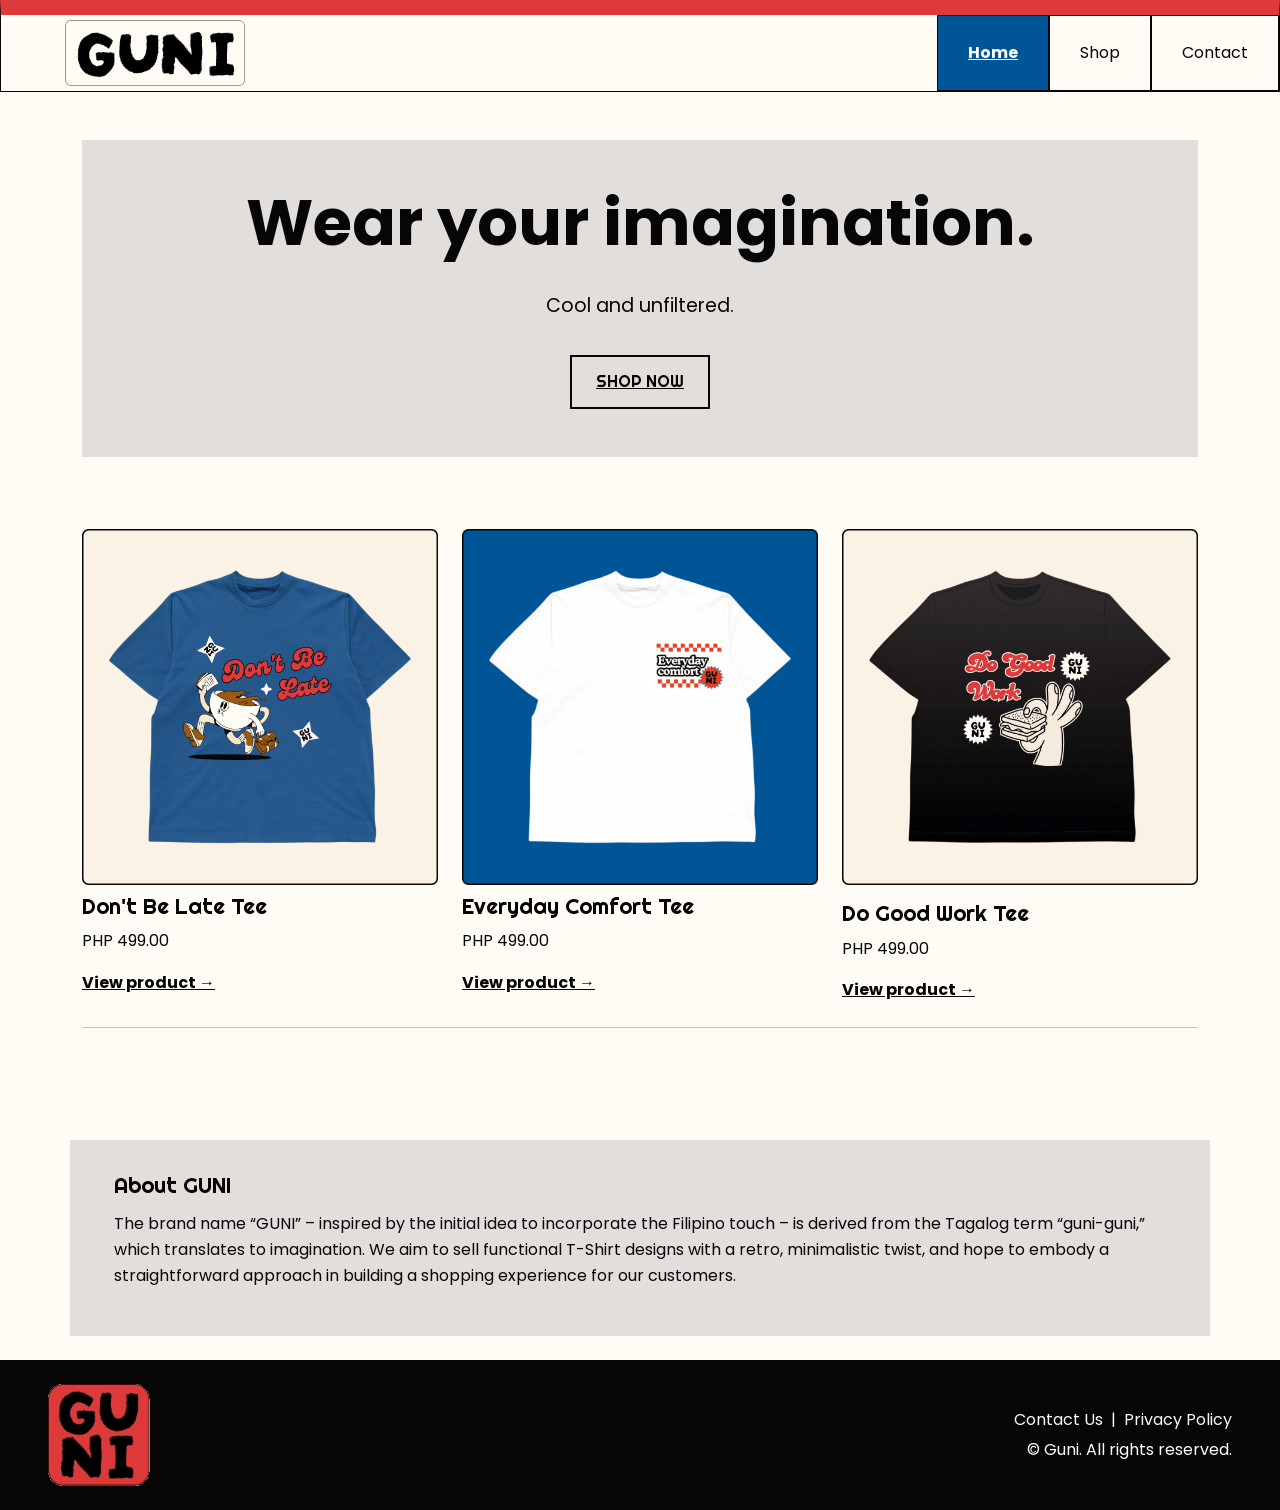
<file: index.html>
<!DOCTYPE html>
<html lang="en">
 <head>
  <meta charset="utf-8"/>
  <meta content="width=device-width, initial-scale=1.0" name="viewport"/>
  <title>
   Home | Guni
  </title>
  <meta content="n/a." name="description"/>
  <link crossorigin="anonymous" href="https://cdn.jsdelivr.net/npm/bootstrap@5.3.9/dist/css/bootstrap.min.css" integrity="sha384-yEPZ7jP9S0QKiUQ0m3jjsO4ProIW7wvR9gXkI7JOGa2XVsw53Yke2bsdkBbjmmiX" rel="stylesheet"/>
  <link href="https://fonts.googleapis.com" rel="preconnect"/>
  <link crossorigin="" href="https://fonts.gstatic.com" rel="preconnect"/>
  <link href="https://fonts.googleapis.com/css2?family=Poppins:wght@400;500;600;700&amp;family=Righteous&amp;display=swap" rel="stylesheet"/>
  <link href="css/styles.css" rel="stylesheet"/>
 </head>
 <body>
  <nav class="navbar navbar-expand-md site-navbar">
   <div class="container-fluid">
    <a aria-label="Guni home" class="navbar-brand" href="index.html">
     <img alt="Guni Store logo" class="logo-primary" src="images/logo-primary.png"/>
    </a>
    <button aria-controls="mainNav" aria-expanded="false" aria-label="Toggle navigation" class="navbar-toggler" data-bs-target="#mainNav" data-bs-toggle="collapse" type="button">
     <span class="navbar-toggler-icon">
     </span>
    </button>
    <div class="collapse navbar-collapse" id="mainNav">
     <ul class="navbar-nav ms-auto">
      <li class="nav-item">
       <a aria-current="page" class="nav-link active" href="index.html">
        Home
       </a>
      </li>
      <li class="nav-item">
       <a class="nav-link" href="shop.html">
        Shop
       </a>
      </li>
      <li class="nav-item">
       <a class="nav-link" href="contact.html">
        Contact
       </a>
      </li>
     </ul>
    </div>
   </div>
  </nav>
  <header class="hero">
   <div class="container">
    <div class="hero-background p-5 my-5">
     <h1 class="hero-title">
      Wear your imagination.
     </h1>
     <p class="hero-description text-lg py-3 my-3">
      Cool and unfiltered.
     </p>
     <a class="hero-cta button-primary" href="shop.html">
      SHOP NOW
     </a>
    </div>
   </div>
  </header>
  <main class="container py-12">
   <section aria-label="Product collection">
    <div class="row row-cols-1 row-cols-md-3 g-4 justify-content-center">
     <article class="col">
      <div class="product-card">
       <a class="product-link" href="dont-be-late-tee.html">
        <div class="product-image">
         <img alt="Front view of the GUNI Don't Be Late Tee" src="images/dont-be-late-tee.png"/>
        </div>
       </a>
       <h2 class="product-name my-2">
        Don't Be Late Tee
       </h2>
       <p class="price">
        PHP 499.00
       </p>
       <a class="link-bold" href="dont-be-late-tee.html">
        View product →
       </a>
      </div>
     </article>
     <article class="col">
      <div class="product-card">
       <a class="product-link" href="everyday-comfort-tee.html">
        <div class="product-image">
         <img alt="Front view of the GUNI Everyday Comfort Tee" src="images/everyday-comfort-tee.png"/>
        </div>
       </a>
       <h2 class="product-name my-2">
        Everyday Comfort Tee
       </h2>
       <p class="price">
        PHP 499.00
       </p>
       <a class="link-bold" href="everyday-comfort-tee.html">
        View product →
       </a>
      </div>
     </article>
     <article class="col">
      <div class="product-card">
       <a class="link-bold" href="do-good-work-tee.html">
        <div class="product-image">
         <img alt="Front view of the GUNI Do Good Work Tee" src="images/do-good-work-tee.png"/>
        </div>
       </a>
       <h2 class="product-name my-2">
        Do Good Work Tee
       </h2>
       <p class="price">
        PHP 499.00
       </p>
       <a class="link-bold" href="do-good-work-tee.html">
        View product →
       </a>
      </div>
     </article>
    </div>
   </section>
   <hr class="my-4 border-dark"/>
   <div class="row g-7 about-section">
    <div class="md:col-8">
     <h2>
      About GUNI
     </h2>
     <p class="about-section-decription">
      The brand name “GUNI” – inspired by the initial idea to incorporate the Filipino touch – is derived from the Tagalog term “guni-guni,” which translates to imagination. We aim to sell functional T-Shirt designs with a retro, minimalistic twist, and hope to embody a straightforward approach in building a shopping experience for our customers.
     </p>
    </div>
   </div>
  </main>
  <footer class="site-footer py-4">
   <div class="container-fluid">
    <div class="row gx-0 align-items-center gy-3">
     <div class="col-12 col-md-4 text-start">
      <a aria-label="Guni home" class="d-inline-block" href="index.html">
       <img alt="Guni Store logo" class="logo-secondary" src="images/logo-secondary.png"/>
      </a>
     </div>
     <div class="col-12 col-md-8 privacy-footer-details">
      <ul class="privacy-footer-links">
       <li>
        <a class="link-light" href="contact.html">
         Contact Us
        </a>
       </li>
       <li aria-hidden="true">
        |
       </li>
       <li>
        <a class="link-light" href="privacy.html">
         Privacy Policy
        </a>
       </li>
      </ul>
      <p class="text-caption privacy-footer-copyright">
       © Guni. All rights reserved.
      </p>
     </div>
    </div>
   </div>
  </footer>
  <script crossorigin="anonymous" integrity="sha384-WyOxWvTyr1QaMPfiPJSv76iReVthorl5uWlFtZPyK0IEB0hGzo9y5Bp9mYanr8Bu" src="https://cdn.jsdelivr.net/npm/bootstrap@5.3.9/dist/js/bootstrap.bundle.min.js">
  </script>
 </body>
</html>
</file>
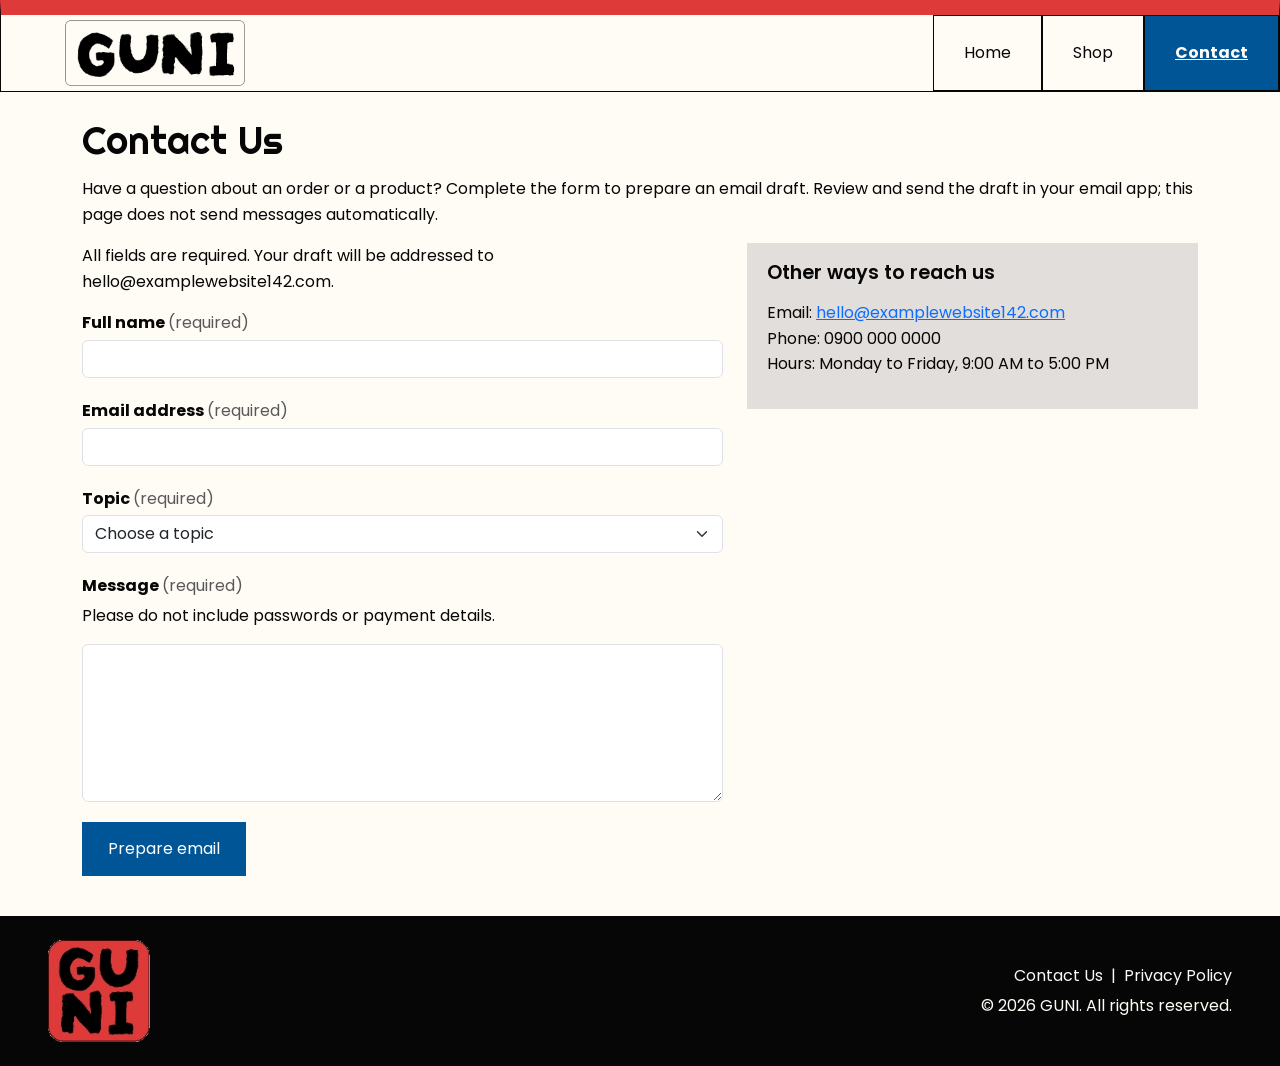
<file: contact.html>
<!DOCTYPE html>
<html lang="en">
 <head>
  <meta charset="utf-8"/>
  <meta content="width=device-width, initial-scale=1.0" name="viewport"/>
  <title>
   Contact Us | Guni Store
  </title>
  <meta content="n/a." name="description"/>
  <!-- Load Bootstrap's layout and component styles. -->
  <link crossorigin="anonymous" href="https://cdn.jsdelivr.net/npm/bootstrap@5.3.9/dist/css/bootstrap.min.css" integrity="sha384-yEPZ7jP9S0QKiUQ0m3jjsO4ProIW7wvR9gXkI7JOGa2XVsw53Yke2bsdkBbjmmiX" rel="stylesheet"/>
  <!-- Load the fonts used for the site's headings and body text. -->
  <link href="https://fonts.googleapis.com" rel="preconnect"/>
  <link crossorigin="" href="https://fonts.gstatic.com" rel="preconnect"/>
  <link href="https://fonts.googleapis.com/css2?family=Poppins:wght@400;500;600;700&amp;family=Righteous&amp;display=swap" rel="stylesheet"/>
  <!-- Apply the site's custom styles. -->
  <link href="css/styles.css" rel="stylesheet"/>
 </head>
 <body class="contact-page">
  <nav class="navbar navbar-expand-md site-navbar">
   <div class="container-fluid">
    <!--Branding Logo-->
    <a aria-label="Guni home" class="navbar-brand" href="index.html">
     <img alt="Guni Store logo" class="logo-primary" src="images/logo-primary.png"/>
    </a>
    <!--Bootstrap’s hamburger-button styling-->
    <button aria-controls="mainNav" aria-expanded="false" aria-label="Toggle navigation" class="navbar-toggler" data-bs-target="#mainNav" data-bs-toggle="collapse" type="button">
     <span class="navbar-toggler-icon">
     </span>
    </button>
    <div class="collapse navbar-collapse" id="mainNav">
     <ul class="navbar-nav ms-auto">
      <!-- The navigation links -->
      <li class="nav-item">
       <a class="nav-link" href="index.html">
        Home
       </a>
      </li>
      <li class="nav-item">
       <a class="nav-link" href="shop.html">
        Shop
       </a>
      </li>
      <li class="nav-item">
       <a aria-current="page" class="nav-link active" href="contact.html">
        Contact
       </a>
      </li>
     </ul>
    </div>
   </div>
  </nav>
  <main class="container py-4" id="main-content">
   <h1>
    Contact Us
   </h1>
   <p>
    Have a question about an order or a product? Complete the form to prepare an email draft. Review and send the draft in your email app; this page does not send messages automatically.
   </p>
   <div class="row gx-4 gy-4 align-items-start">
    <div class="col-12 col-md-7">
     <form aria-describedby="contact-help" class="contact-form" id="contact-form">
      <p id="contact-help">
       All fields are required. Your draft will be addressed to hello@examplewebsite142.com.
      </p>
      <div class="form-group">
       <label for="full-name">
        Full name
        <span class="required">
         (required)
        </span>
       </label>
       <input autocomplete="name" class="form-control" id="full-name" name="full_name" required="" type="text"/>
      </div>
      <div class="form-group">
       <label for="email">
        Email address
        <span class="required">
         (required)
        </span>
       </label>
       <input autocomplete="email" class="form-control" id="email" name="email" required="" type="email"/>
      </div>
      <div class="form-group">
       <label for="topic">
        Topic
        <span class="required">
         (required)
        </span>
       </label>
       <select class="form-select" id="topic" name="topic" required="">
        <option value="">
         Choose a topic
        </option>
        <option value="order">
         A question about an order
        </option>
        <option value="product">
         A question about a product
        </option>
        <option value="other">
         Something else
        </option>
       </select>
      </div>
      <div class="form-group">
       <label for="message">
        Message
        <span class="required">
         (required)
        </span>
       </label>
       <p id="message-hint">
        Please do not include passwords or payment details.
       </p>
       <textarea aria-describedby="message-hint" class="form-control" id="message" name="message" required="" rows="6"></textarea>
      </div>
      <button class="button" disabled="" id="contact-submit" type="submit">
       Prepare email
      </button>
      <noscript>
       <p>
        JavaScript is required to prepare a draft. Please email hello@examplewebsite142.com directly.
       </p>
      </noscript>
      <p class="mt-3" id="contact-feedback" role="status">
      </p>
      <p class="mt-2 form-error" id="contact-error" role="alert" hidden>
       Your email app did not open. Use the manual instructions below or email hello@examplewebsite142.com directly.
      </p>
      <details hidden="" id="contact-fallback">
       <summary>
        Manual email instructions and draft
       </summary>
       <p>
        If no email app opens, copy the text below into your email service and send it to
        <a href="mailto:hello@examplewebsite142.com">
         hello@examplewebsite142.com
        </a>
        .
       </p>
       <p>
        Subject:
        <span id="contact-subject">
        </span>
       </p>
       <label for="contact-draft">
        Message text to copy
       </label>
       <textarea class="form-control" id="contact-draft" readonly="" rows="10"></textarea>
      </details>
     </form>
    </div>
    <div class="col-12 col-md-5">
     <aside class="contact-info">
      <h2>
       Other ways to reach us
      </h2>
      <address>
       Email:
       <a href="mailto:hello@examplewebsite142.com">
        hello@examplewebsite142.com
       </a>
       <br/>
       Phone: 0900 000 0000
       <br/>
       Hours: Monday to Friday, 9:00 AM to 5:00 PM
      </address>
     </aside>
    </div>
   </div>
  </main>
  <footer class="site-footer py-4">
   <div class="container-fluid">
    <div class="row gx-0 align-items-center gy-3">
     <div class="col-12 col-md-4 text-start">
      <a aria-label="Guni home" class="d-inline-block" href="index.html">
       <img alt="Guni Store logo" class="logo-secondary" src="images/logo-secondary.png"/>
      </a>
     </div>
     <div class="col-12 col-md-8 privacy-footer-details">
      <ul class="privacy-footer-links">
       <li>
        <a aria-current="page" class="link-light" href="contact.html">
         Contact Us
        </a>
       </li>
       <li aria-hidden="true">
        |
       </li>
       <li>
        <a class="link-light" href="privacy.html">
         Privacy Policy
        </a>
       </li>
      </ul>
      <p class="text-caption privacy-footer-copyright">
       © 2026 GUNI. All rights reserved.
      </p>
     </div>
    </div>
   </div>
  </footer>
  <script src="https://cdn.jsdelivr.net/npm/bootstrap@5.3.9/dist/js/bootstrap.bundle.min.js">
  </script>
  <script defer="" src="js/mailto.js">
  </script>
 </body>
</html>
</file>
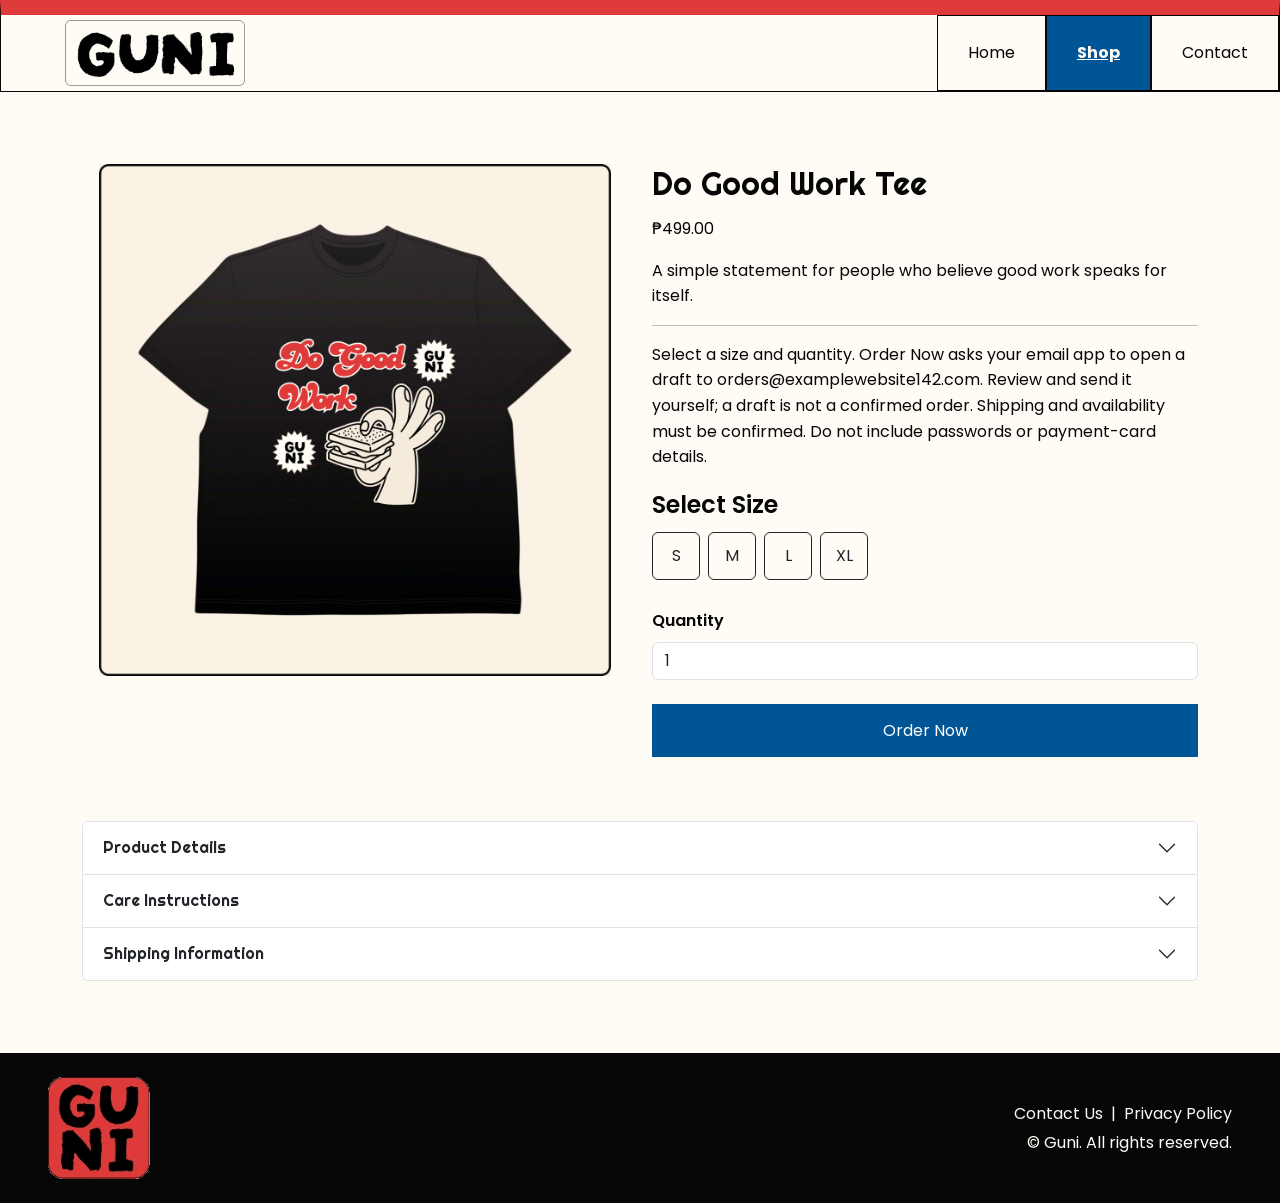
<file: do-good-work-tee.html>
<!DOCTYPE html>

<html lang="en">
<head>
<meta charset="utf-8"/>
<meta content="width=device-width, initial-scale=1.0" name="viewport"/>
<title>Do Good Work Tee | Guni</title>
<link href="https://cdn.jsdelivr.net/npm/bootstrap@5.3.9/dist/css/bootstrap.min.css" rel="stylesheet"/>
<link href="https://fonts.googleapis.com" rel="preconnect"/>
<link crossorigin="" href="https://fonts.gstatic.com" rel="preconnect"/>
<link href="https://fonts.googleapis.com/css2?family=Poppins:wght@400;500;600;700&amp;family=Righteous&amp;display=swap" rel="stylesheet"/>
<link href="css/styles.css" rel="stylesheet"/>
</head>
<body>
<nav class="navbar navbar-expand-md site-navbar">
<div class="container-fluid">
<a aria-label="Guni home" class="navbar-brand" href="index.html">
<img alt="Guni Store logo" class="logo-primary" src="images/logo-primary.png"/>
</a>
<button aria-controls="mainNav" aria-expanded="false" aria-label="Toggle navigation" class="navbar-toggler" data-bs-target="#mainNav" data-bs-toggle="collapse" type="button">
<span class="navbar-toggler-icon"></span>
</button>
<div class="collapse navbar-collapse" id="mainNav">
<ul class="navbar-nav ms-auto">
<li class="nav-item">
<a class="nav-link" href="index.html">Home</a>
</li>
<li class="nav-item">
<a aria-current="location" class="nav-link active" href="shop.html">Shop</a>
</li>

<li class="nav-item">
<a class="nav-link" href="contact.html">Contact</a>
</li>
</ul>
</div>
</div>
</nav>
<main class="container my-5">
<section class="product-section" data-product-name="Do Good Work Tee" data-product-price="499">
<div class="row g-4 align-items-start">
<div class="col-12 col-md-6">
<div class="product-gallery">
<img alt="Front view of the GUNI Do Good Work Tee" class="tee-product-image" loading="eager" src="images/do-good-work-tee.png"/>
</div>
</div>
<div class="col-12 col-md-6">
<div class="product-info">
<h1>Do Good Work Tee</h1>
<p class="product-price">₱499.00</p>
<p>
                            A simple statement for people who believe good work speaks for itself.
                        </p>
<hr/>
<form aria-describedby="order-help" id="order-form"><p id="order-help">Select a size and quantity. Order Now asks your email app to open a draft to orders@examplewebsite142.com. Review and send it yourself; a draft is not a confirmed order. Shipping and availability must be confirmed. Do not include passwords or payment-card details.</p><fieldset class="mb-4">
<legend class="form-label fw-semibold">
                                Select Size
                            </legend>
<div class="d-flex flex-wrap gap-2">
<input autocomplete="off" class="btn-check" id="size-s" name="size" required="" type="radio" value="S"/>
<label class="btn btn-outline-dark" for="size-s">S</label>
<input autocomplete="off" class="btn-check" id="size-m" name="size" required="" type="radio" value="M"/>
<label class="btn btn-outline-dark" for="size-m">M</label>
<input autocomplete="off" class="btn-check" id="size-l" name="size" required="" type="radio" value="L"/>
<label class="btn btn-outline-dark" for="size-l">L</label>
<input autocomplete="off" class="btn-check" id="size-xl" name="size" required="" type="radio" value="XL"/>
<label class="btn btn-outline-dark" for="size-xl">XL</label>
</div>
</fieldset><div class="mb-4">
<label class="form-label fw-semibold" for="quantity">
                                Quantity
                            </label>
<input class="form-control" id="quantity" max="99" min="1" name="quantity" required="" step="1" type="number" value="1"/>
</div><button class="button w-100" disabled="" id="order-btn" type="submit">
                            Order Now
                        </button><p aria-live="polite" class="mt-2" id="order-feedback"></p><noscript>JavaScript is required to prepare the draft. Email orders@examplewebsite142.com with the product name, size, and quantity instead.</noscript><details hidden="" id="order-fallback"><summary>Email draft and manual sending instructions</summary><p>If no email app opens, copy the text below into your email service and send it to <a href="mailto:orders@examplewebsite142.com">orders@examplewebsite142.com</a>. Subject: <span id="order-subject"></span></p><label for="order-draft">Order request text</label><textarea id="order-draft" readonly="" rows="10"></textarea></details></form>



</div>
</div>
</div>
</section>
<section aria-label="Additional product information" class="product-details mt-5">
<div class="accordion" id="productAccordion">
<div class="accordion-item">
<h2 class="accordion-header" id="detailsHeading">
<button aria-controls="detailsContent" aria-expanded="false" class="accordion-button collapsed" data-bs-target="#detailsContent" data-bs-toggle="collapse" type="button">
Product Details
</button>
</h2>
<div aria-labelledby="detailsHeading" class="accordion-collapse collapse" data-bs-parent="#productAccordion" id="detailsContent">
<div class="accordion-body">
<ul>
<li><strong>Product Name:</strong> Do Good Work Tee</li>
<li><strong>Price:</strong> ₱499.00</li>
<li><strong>Color:</strong> Black</li>
<li><strong>Available Sizes:</strong> S, M, L, XL</li>
<li><strong>Design:</strong> Features red script lettering, an illustrated hand holding a sandwich, and GUNI starburst graphics. Its message encourages taking pride in your work, putting in genuine effort, and letting your actions speak for themselves, with a playful creative touch.</li>
</ul>
</div>
</div>
</div>
<!-- Care Instructions -->
<div class="accordion-item">
<h2 class="accordion-header" id="careHeading">
<button aria-controls="careContent" aria-expanded="false" class="accordion-button collapsed" data-bs-target="#careContent" data-bs-toggle="collapse" type="button">
Care Instructions
</button>
</h2>
<div aria-labelledby="careHeading" class="accordion-collapse collapse" data-bs-parent="#productAccordion" id="careContent">
<div class="accordion-body">
<ul>
<li>Check the garment's care label before washing.</li>
<li>Turn the shirt inside out to help protect the printed design.</li>
<li>Wash with similar colors.</li>
<li>Avoid applying bleach directly to the shirt.</li>
<li>Do not iron directly over the printed design.</li>
</ul>
</div>
</div>
</div>
<!-- Shipping Information -->
<div class="accordion-item">
<h2 class="accordion-header" id="shippingHeading">
<button aria-controls="shippingContent" aria-expanded="false" class="accordion-button collapsed" data-bs-target="#shippingContent" data-bs-toggle="collapse" type="button">
Shipping Information
</button>
</h2>
<div aria-labelledby="shippingHeading" class="accordion-collapse collapse" data-bs-parent="#productAccordion" id="shippingContent">
<div class="accordion-body">
<ul>
<li>Shipping availability and charges will be confirmed after you submit your order inquiry.</li>
<li>Delivery arrangements will be discussed through email.</li>
<li>Please wait for confirmation of product availability and shipping details before considering your order final.</li>
<li>Submitting an order inquiry does not guarantee a confirmed purchase.</li>
</ul>
</div>
</div>
</div>
</div>
</section>
</main>
<footer class="site-footer py-4">
<div class="container-fluid">
<div class="row gx-0 align-items-center gy-3">
<div class="col-12 col-md-4 text-start">
<a aria-label="Guni home" class="d-inline-block" href="index.html">
<img alt="Guni Store logo" class="logo-secondary" src="images/logo-secondary.png"/>
</a>
</div>
<div class="col-12 col-md-8 privacy-footer-details"><ul class="privacy-footer-links"><li><a class="link-light" href="contact.html">Contact Us</a></li><li aria-hidden="true">|</li><li><a class="link-light" href="privacy.html">Privacy Policy</a></li></ul><p class="text-caption privacy-footer-copyright">© Guni. All rights reserved.</p></div>
</div>
</div>
</footer>
<script src="https://cdn.jsdelivr.net/npm/bootstrap@5.3.9/dist/js/bootstrap.bundle.min.js"></script>
<script defer="" src="js/order.js"></script>
</body>
</html>
</file>
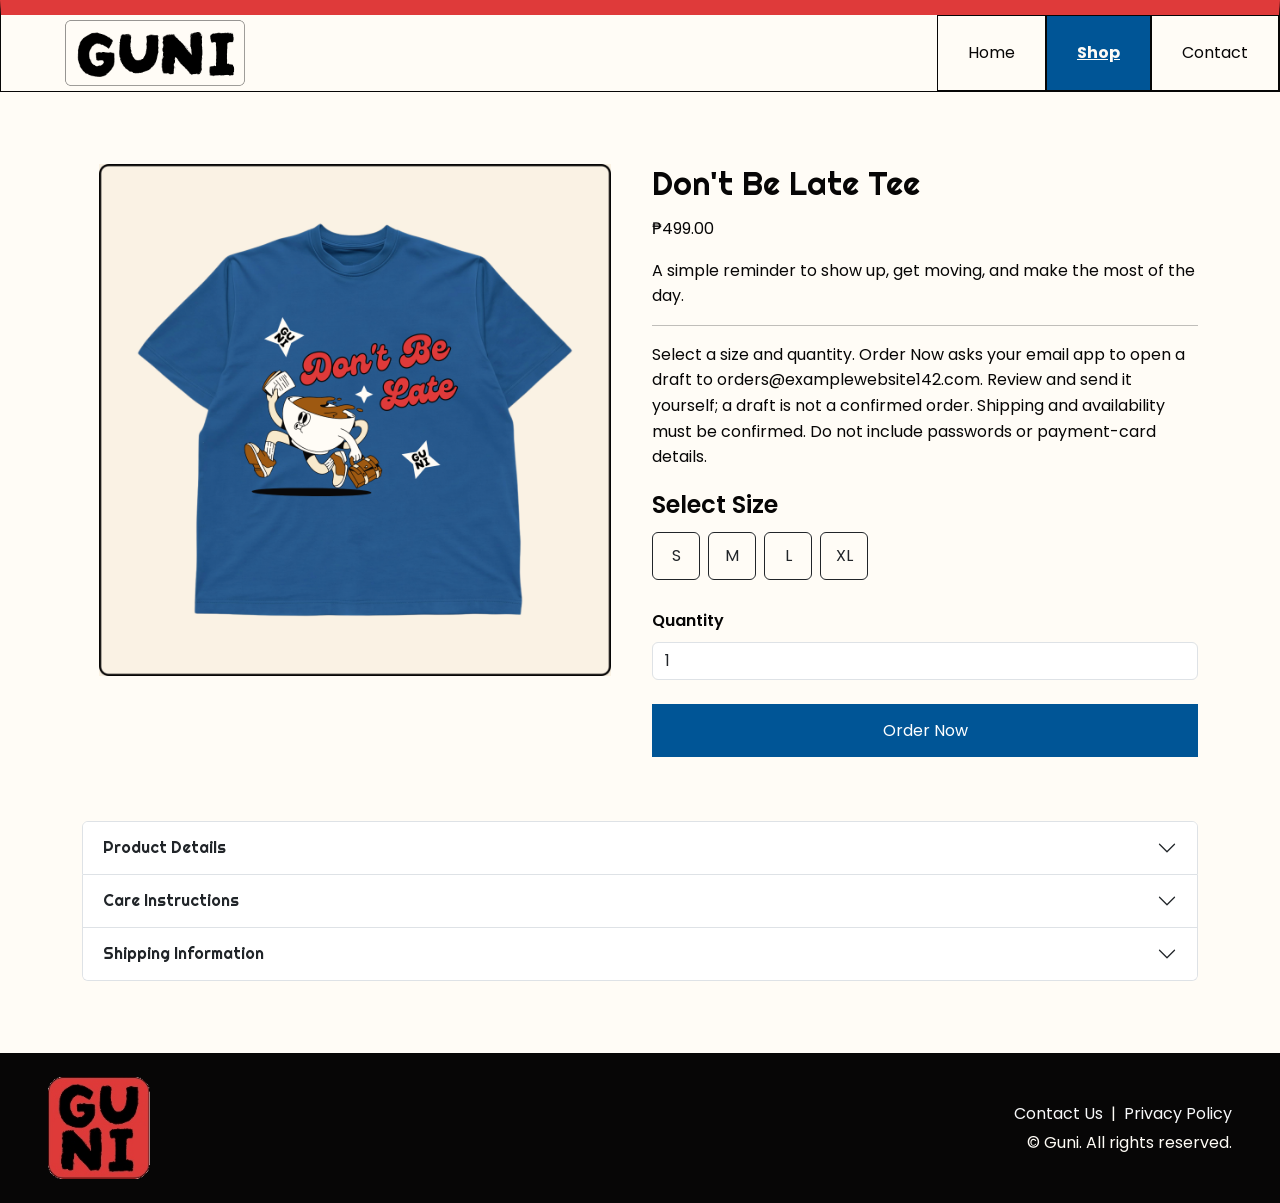
<file: dont-be-late-tee.html>
<!DOCTYPE html>

<html lang="en">
<head>
<meta charset="utf-8"/>
<meta content="width=device-width, initial-scale=1.0" name="viewport"/>
<title>Don't Be Late Tee | Guni</title>
<link href="https://cdn.jsdelivr.net/npm/bootstrap@5.3.9/dist/css/bootstrap.min.css" rel="stylesheet"/>
<link href="https://fonts.googleapis.com" rel="preconnect"/>
<link crossorigin="" href="https://fonts.gstatic.com" rel="preconnect"/>
<link href="https://fonts.googleapis.com/css2?family=Poppins:wght@400;500;600;700&amp;family=Righteous&amp;display=swap" rel="stylesheet"/>
<link href="css/styles.css" rel="stylesheet"/>
</head>
<body>
<nav class="navbar navbar-expand-md site-navbar">
<div class="container-fluid">
<a aria-label="Guni home" class="navbar-brand" href="index.html">
<img alt="Guni Store logo" class="logo-primary" src="images/logo-primary.png"/>
</a>
<button aria-controls="mainNav" aria-expanded="false" aria-label="Toggle navigation" class="navbar-toggler" data-bs-target="#mainNav" data-bs-toggle="collapse" type="button">
<span class="navbar-toggler-icon"></span>
</button>
<div class="collapse navbar-collapse" id="mainNav">
<ul class="navbar-nav ms-auto">
<li class="nav-item">
<a class="nav-link" href="index.html">Home</a>
</li>
<li class="nav-item">
<a aria-current="location" class="nav-link active" href="shop.html">Shop</a>
</li>
<li class="nav-item">
<a class="nav-link" href="contact.html">Contact</a>
</li>
</ul>
</div>
</div>
</nav>
<main class="container my-5">
<section class="product-section" data-product-name="Don't Be Late Tee" data-product-price="499">
<div class="row g-4 align-items-start">
<div class="col-12 col-md-6">
<div class="product-gallery">
<img alt="Front view of the GUNI Don't Be Late Tee" class="tee-product-image" loading="eager" src="images/dont-be-late-tee.png"/>
</div>
</div>
<div class="col-12 col-md-6">
<div class="product-info">
<h1>Don't Be Late Tee</h1>
<p class="product-price">₱499.00</p>
<p>A simple reminder to show up, get moving, and make the most of the day.</p>
<hr/>
<form aria-describedby="order-help" id="order-form"><p id="order-help">Select a size and quantity. Order Now asks your email app to open a draft to orders@examplewebsite142.com. Review and send it yourself; a draft is not a confirmed order. Shipping and availability must be confirmed. Do not include passwords or payment-card details.</p><fieldset class="mb-4">
<legend class="form-label fw-semibold">
                                Select Size
                            </legend>
<div class="d-flex flex-wrap gap-2">
<input autocomplete="off" class="btn-check" id="size-s" name="size" required="" type="radio" value="S"/>
<label class="btn btn-outline-dark" for="size-s">S</label>
<input autocomplete="off" class="btn-check" id="size-m" name="size" required="" type="radio" value="M"/>
<label class="btn btn-outline-dark" for="size-m">M</label>
<input autocomplete="off" class="btn-check" id="size-l" name="size" required="" type="radio" value="L"/>
<label class="btn btn-outline-dark" for="size-l">L</label>
<input autocomplete="off" class="btn-check" id="size-xl" name="size" required="" type="radio" value="XL"/>
<label class="btn btn-outline-dark" for="size-xl">XL</label>
</div>
</fieldset><div class="mb-4">
<label class="form-label fw-semibold" for="quantity">
                                Quantity
                            </label>
<input class="form-control" id="quantity" max="99" min="1" name="quantity" required="" step="1" type="number" value="1"/>
</div><button class="button w-100" disabled="" id="order-btn" type="submit">
                            Order Now
                        </button><p aria-live="polite" class="mt-2" id="order-feedback"></p><noscript>JavaScript is required to prepare the draft. Email orders@examplewebsite142.com with the product name, size, and quantity instead.</noscript><details hidden="" id="order-fallback"><summary>Email draft and manual sending instructions</summary><p>If no email app opens, copy the text below into your email service and send it to <a href="mailto:orders@examplewebsite142.com">orders@examplewebsite142.com</a>. Subject: <span id="order-subject"></span></p><label for="order-draft">Order request text</label><textarea id="order-draft" readonly="" rows="10"></textarea></details></form>
</div>
</div>
</div>
</section>
<section aria-label="Additional product information" class="product-details mt-5">
<div class="accordion" id="productAccordion">
<div class="accordion-item">
<h2 class="accordion-header" id="detailsHeading">
<button aria-controls="detailsContent" aria-expanded="false" class="accordion-button collapsed" data-bs-target="#detailsContent" data-bs-toggle="collapse" type="button">
Product Details
</button>
</h2>
<div aria-labelledby="detailsHeading" class="accordion-collapse collapse" data-bs-parent="#productAccordion" id="detailsContent">
<div class="accordion-body">
<ul>
<li><strong>Product Name:</strong> Don't Be Late Tee</li>
<li><strong>Price:</strong> ₱499.00</li>
<li><strong>Color:</strong> Blue</li>
<li><strong>Available Sizes:</strong> S, M, L, XL</li>
<li><strong>Design:</strong> Features a running coffee cup character wearing brown shoes and carrying a bag, accompanied by red "Don't Be Late" lettering and GUNI starburst graphics. The design serves as a playful reminder to value time, stay on track, and make the most of every day.</li>
</ul>
</div>
</div>
</div>
<!-- Care Instructions -->
<div class="accordion-item">
<h2 class="accordion-header" id="careHeading">
<button aria-controls="careContent" aria-expanded="false" class="accordion-button collapsed" data-bs-target="#careContent" data-bs-toggle="collapse" type="button">
Care Instructions
</button>
</h2>
<div aria-labelledby="careHeading" class="accordion-collapse collapse" data-bs-parent="#productAccordion" id="careContent">
<div class="accordion-body">
<ul>
<li>Check the garment's care label before washing.</li>
<li>Turn the shirt inside out to help protect the printed design.</li>
<li>Wash with similar colors.</li>
<li>Avoid applying bleach directly to the shirt.</li>
<li>Do not iron directly over the printed design.</li>
</ul>
</div>
</div>
</div>
<!-- Shipping Information -->
<div class="accordion-item">
<h2 class="accordion-header" id="shippingHeading">
<button aria-controls="shippingContent" aria-expanded="false" class="accordion-button collapsed" data-bs-target="#shippingContent" data-bs-toggle="collapse" type="button">
Shipping Information
</button>
</h2>
<div aria-labelledby="shippingHeading" class="accordion-collapse collapse" data-bs-parent="#productAccordion" id="shippingContent">
<div class="accordion-body">
<ul>
<li>Shipping availability and charges will be confirmed after you submit your order inquiry.</li>
<li>Delivery arrangements will be discussed through email.</li>
<li>Please wait for confirmation of product availability and shipping details before considering your order final.</li>
<li>Submitting an order inquiry does not guarantee a confirmed purchase.</li>
</ul>
</div>
</div>
</div>
</div>
</section>
</main>
<footer class="site-footer py-4">
<div class="container-fluid">
<div class="row gx-0 align-items-center gy-3">
<div class="col-12 col-md-4 text-start">
<a aria-label="Guni home" class="d-inline-block" href="index.html">
<img alt="Guni Store logo" class="logo-secondary" src="images/logo-secondary.png"/>
</a>
</div>
<div class="col-12 col-md-8 privacy-footer-details"><ul class="privacy-footer-links"><li><a class="link-light" href="contact.html">Contact Us</a></li><li aria-hidden="true">|</li><li><a class="link-light" href="privacy.html">Privacy Policy</a></li></ul><p class="text-caption privacy-footer-copyright">© Guni. All rights reserved.</p></div>
</div>
</div>
</footer>
<script src="https://cdn.jsdelivr.net/npm/bootstrap@5.3.9/dist/js/bootstrap.bundle.min.js"></script>
<script defer="" src="js/order.js"></script>
</body>
</html>
</file>
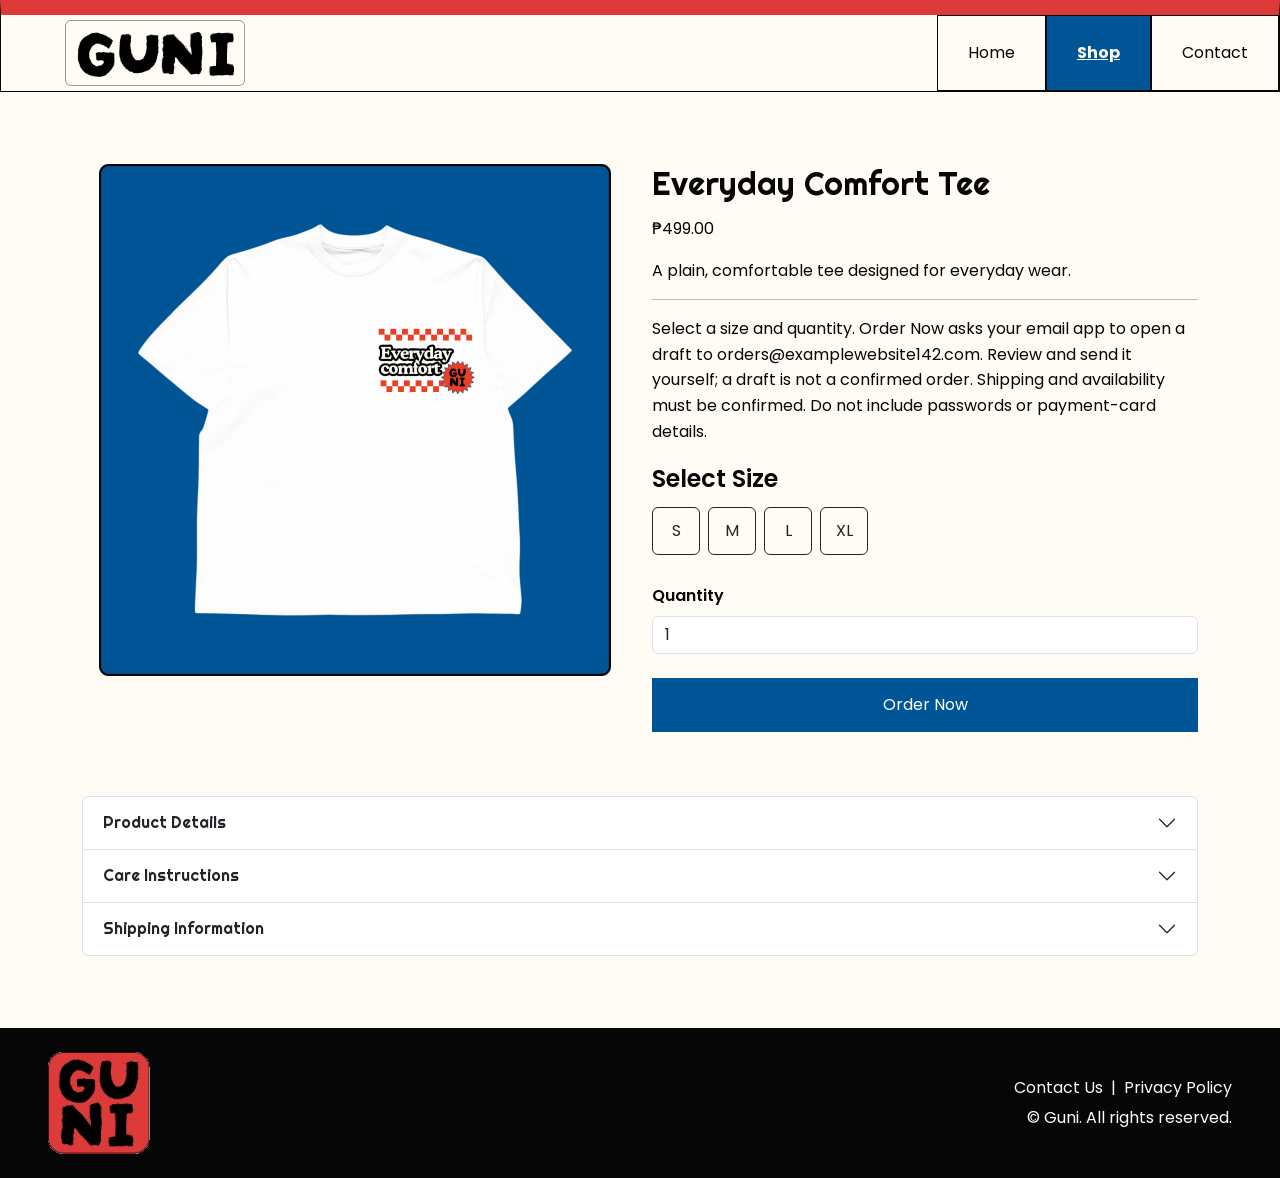
<file: everyday-comfort-tee.html>
<!DOCTYPE html>

<html lang="en">
<head>
<meta charset="utf-8"/>
<meta content="width=device-width, initial-scale=1.0" name="viewport"/>
<title>Everyday Comfort Tee | Guni</title>
<link href="https://cdn.jsdelivr.net/npm/bootstrap@5.3.9/dist/css/bootstrap.min.css" rel="stylesheet"/>
<link href="https://fonts.googleapis.com" rel="preconnect"/>
<link crossorigin="" href="https://fonts.gstatic.com" rel="preconnect"/>
<link href="https://fonts.googleapis.com/css2?family=Poppins:wght@400;500;600;700&amp;family=Righteous&amp;display=swap" rel="stylesheet"/>
<link href="css/styles.css" rel="stylesheet"/>
</head>
<body>
<nav class="navbar navbar-expand-md site-navbar">
<div class="container-fluid">
<a aria-label="Guni home" class="navbar-brand" href="index.html">
<img alt="Guni Store logo" class="logo-primary" src="images/logo-primary.png"/>
</a>
<button aria-controls="mainNav" aria-expanded="false" aria-label="Toggle navigation" class="navbar-toggler" data-bs-target="#mainNav" data-bs-toggle="collapse" type="button">
<span class="navbar-toggler-icon"></span>
</button>
<div class="collapse navbar-collapse" id="mainNav">
<ul class="navbar-nav ms-auto">
<li class="nav-item">
<a class="nav-link" href="index.html">Home</a>
</li>
<li class="nav-item">
<a aria-current="location" class="nav-link active" href="shop.html">Shop</a>
</li>
<li class="nav-item">
<a class="nav-link" href="contact.html">Contact</a>
</li>
</ul>
</div>
</div>
</nav>
<main class="container my-5">
<section class="product-section" data-product-name="Everyday Comfort Tee" data-product-price="499">
<div class="row g-4 align-items-start">
<div class="col-12 col-md-6">
<div class="product-gallery">
<img alt="Front view of the GUNI Everyday Comfort Tee" class="everyday-product-image" loading="eager" src="images/everyday-comfort-tee.png"/>
</div>
</div>
<div class="col-12 col-md-6">
<div class="product-info">
<h1>Everyday Comfort Tee</h1>
<p class="product-price">₱499.00</p>
<p>A plain, comfortable tee designed for everyday wear.</p>
<hr/>
<form aria-describedby="order-help" id="order-form"><p id="order-help">Select a size and quantity. Order Now asks your email app to open a draft to orders@examplewebsite142.com. Review and send it yourself; a draft is not a confirmed order. Shipping and availability must be confirmed. Do not include passwords or payment-card details.</p><fieldset class="mb-4">
<legend class="form-label fw-semibold">
                                Select Size
                            </legend>
<div class="d-flex flex-wrap gap-2">
<input autocomplete="off" class="btn-check" id="size-s" name="size" required="" type="radio" value="S"/>
<label class="btn btn-outline-dark" for="size-s">S</label>
<input autocomplete="off" class="btn-check" id="size-m" name="size" required="" type="radio" value="M"/>
<label class="btn btn-outline-dark" for="size-m">M</label>
<input autocomplete="off" class="btn-check" id="size-l" name="size" required="" type="radio" value="L"/>
<label class="btn btn-outline-dark" for="size-l">L</label>
<input autocomplete="off" class="btn-check" id="size-xl" name="size" required="" type="radio" value="XL"/>
<label class="btn btn-outline-dark" for="size-xl">XL</label>
</div>
</fieldset><div class="mb-4">
<label class="form-label fw-semibold" for="quantity">
                                Quantity
                            </label>
<input class="form-control" id="quantity" max="99" min="1" name="quantity" required="" step="1" type="number" value="1"/>
</div><button class="button w-100" disabled="" id="order-btn" type="submit">
                            Order Now
                        </button><p aria-live="polite" class="mt-2" id="order-feedback"></p><noscript>JavaScript is required to prepare the draft. Email orders@examplewebsite142.com with the product name, size, and quantity instead.</noscript><details hidden="" id="order-fallback"><summary>Email draft and manual sending instructions</summary><p>If no email app opens, copy the text below into your email service and send it to <a href="mailto:orders@examplewebsite142.com">orders@examplewebsite142.com</a>. Subject: <span id="order-subject"></span></p><label for="order-draft">Order request text</label><textarea id="order-draft" readonly="" rows="10"></textarea></details></form>
</div>
</div>
</div>
</section>
<section aria-label="Additional product information" class="product-details mt-5">
<div class="accordion" id="productAccordion">
<div class="accordion-item">
<h2 class="accordion-header" id="detailsHeading">
<button aria-controls="detailsContent" aria-expanded="false" class="accordion-button collapsed" data-bs-target="#detailsContent" data-bs-toggle="collapse" type="button">
Product Details
</button>
</h2>
<div aria-labelledby="detailsHeading" class="accordion-collapse collapse" data-bs-parent="#productAccordion" id="detailsContent">
<div class="accordion-body">
<ul>
<li><strong>Product Name:</strong> Everyday Comfort Tee</li>
<li><strong>Price:</strong> ₱499.00</li>
<li><strong>Color:</strong> White</li>
<li><strong>Available Sizes:</strong> S, M, L, XL</li>
<li><strong>Design:</strong> Features a minimalist chest graphic with "Everyday Comfort" lettering, red checkerboard accents, and a GUNI emblem. Its clean, understated look celebrates everyday comfort and effortless personal style.</li>
</ul>
</div>
</div>
</div>
<!-- Care Instructions -->
<div class="accordion-item">
<h2 class="accordion-header" id="careHeading">
<button aria-controls="careContent" aria-expanded="false" class="accordion-button collapsed" data-bs-target="#careContent" data-bs-toggle="collapse" type="button">
Care Instructions
</button>
</h2>
<div aria-labelledby="careHeading" class="accordion-collapse collapse" data-bs-parent="#productAccordion" id="careContent">
<div class="accordion-body">
<ul>
<li>Check the garment's care label before washing.</li>
<li>Turn the shirt inside out to help protect the printed design.</li>
<li>Wash with similar colors.</li>
<li>Avoid applying bleach directly to the shirt.</li>
<li>Do not iron directly over the printed design.</li>
</ul>
</div>
</div>
</div>
<!-- Shipping Information -->
<div class="accordion-item">
<h2 class="accordion-header" id="shippingHeading">
<button aria-controls="shippingContent" aria-expanded="false" class="accordion-button collapsed" data-bs-target="#shippingContent" data-bs-toggle="collapse" type="button">
Shipping Information
</button>
</h2>
<div aria-labelledby="shippingHeading" class="accordion-collapse collapse" data-bs-parent="#productAccordion" id="shippingContent">
<div class="accordion-body">
<ul>
<li>Shipping availability and charges will be confirmed after you submit your order inquiry.</li>
<li>Delivery arrangements will be discussed through email.</li>
<li>Please wait for confirmation of product availability and shipping details before considering your order final.</li>
<li>Submitting an order inquiry does not guarantee a confirmed purchase.</li>
</ul>
</div>
</div>
</div>
</div>
</section>
</main>
<footer class="site-footer py-4">
<div class="container-fluid">
<div class="row gx-0 align-items-center gy-3">
<div class="col-12 col-md-4 text-start">
<a aria-label="Guni home" class="d-inline-block" href="index.html">
<img alt="Guni Store logo" class="logo-secondary" src="images/logo-secondary.png"/>
</a>
</div>
<div class="col-12 col-md-8 privacy-footer-details"><ul class="privacy-footer-links"><li><a class="link-light" href="contact.html">Contact Us</a></li><li aria-hidden="true">|</li><li><a class="link-light" href="privacy.html">Privacy Policy</a></li></ul><p class="text-caption privacy-footer-copyright">© Guni. All rights reserved.</p></div>
</div>
</div>
</footer>
<script src="https://cdn.jsdelivr.net/npm/bootstrap@5.3.9/dist/js/bootstrap.bundle.min.js"></script>
<script defer="" src="js/order.js"></script>
</body>
</html>
</file>
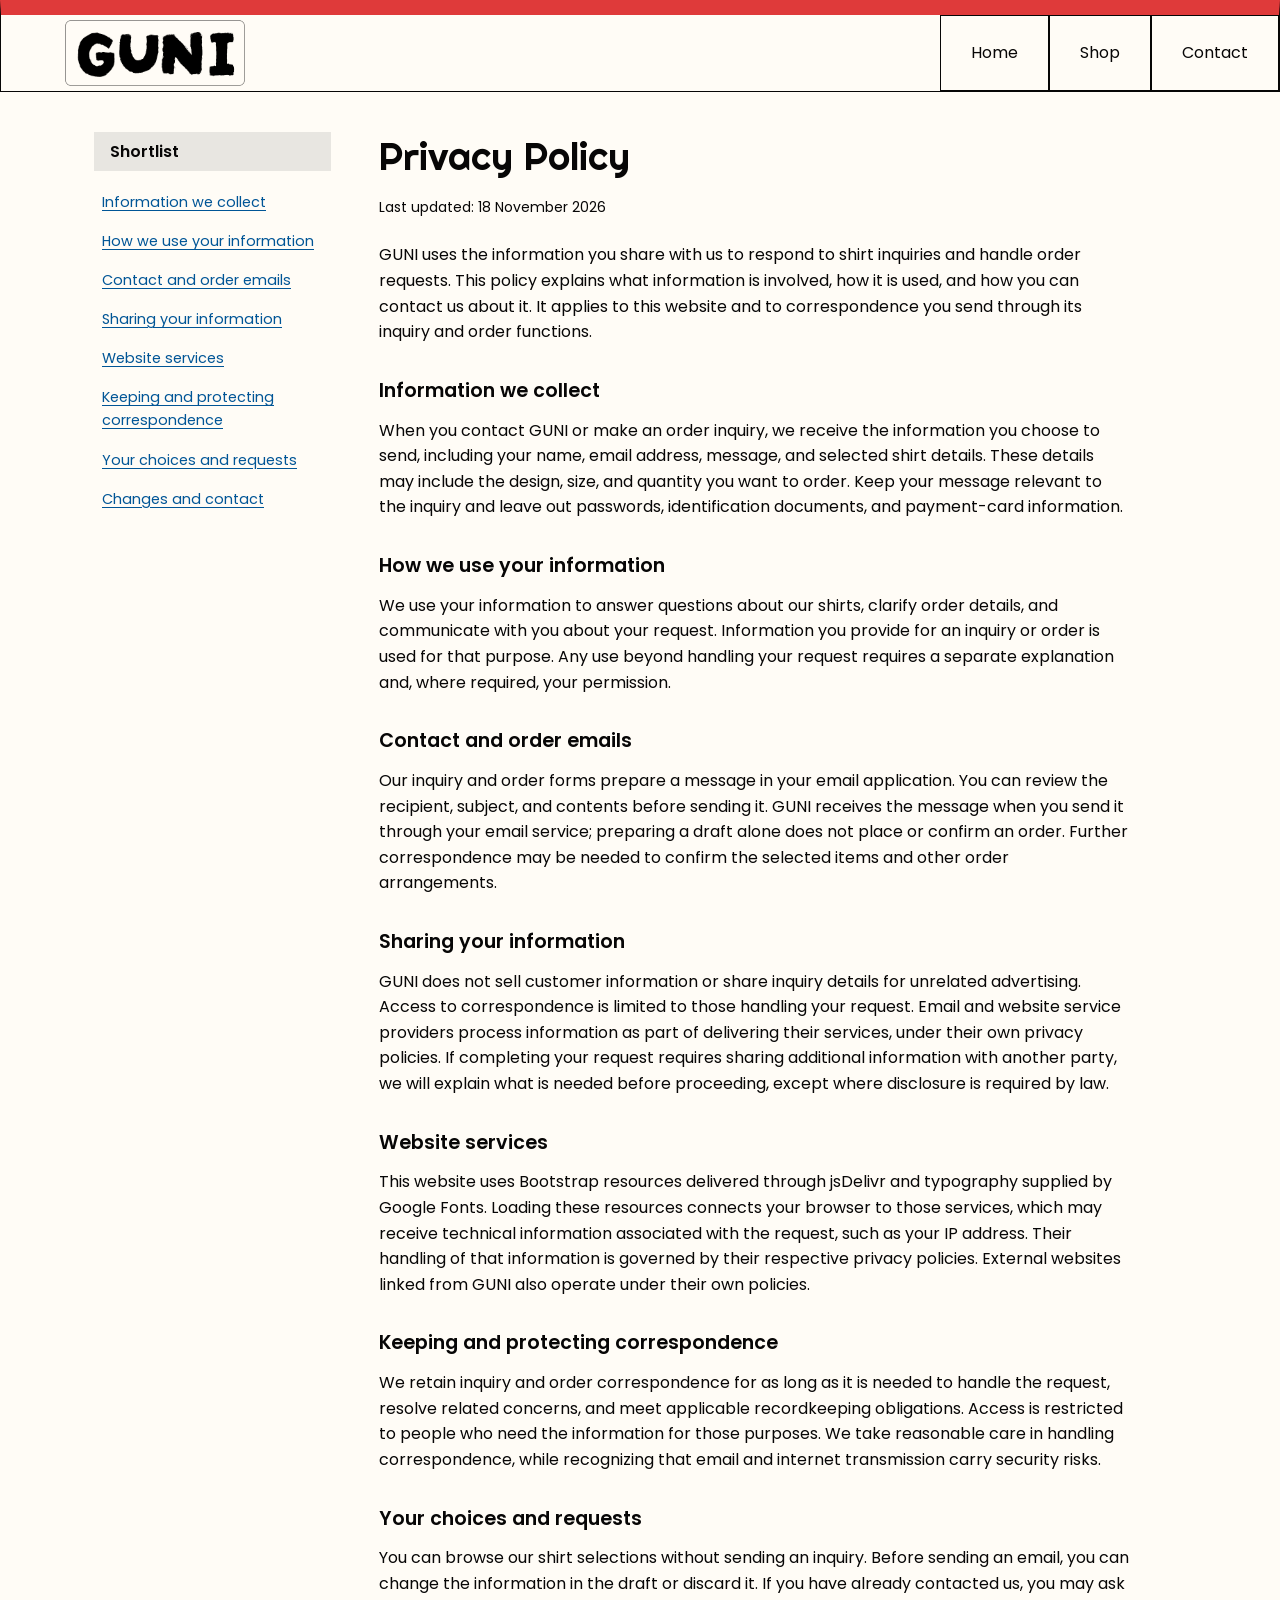
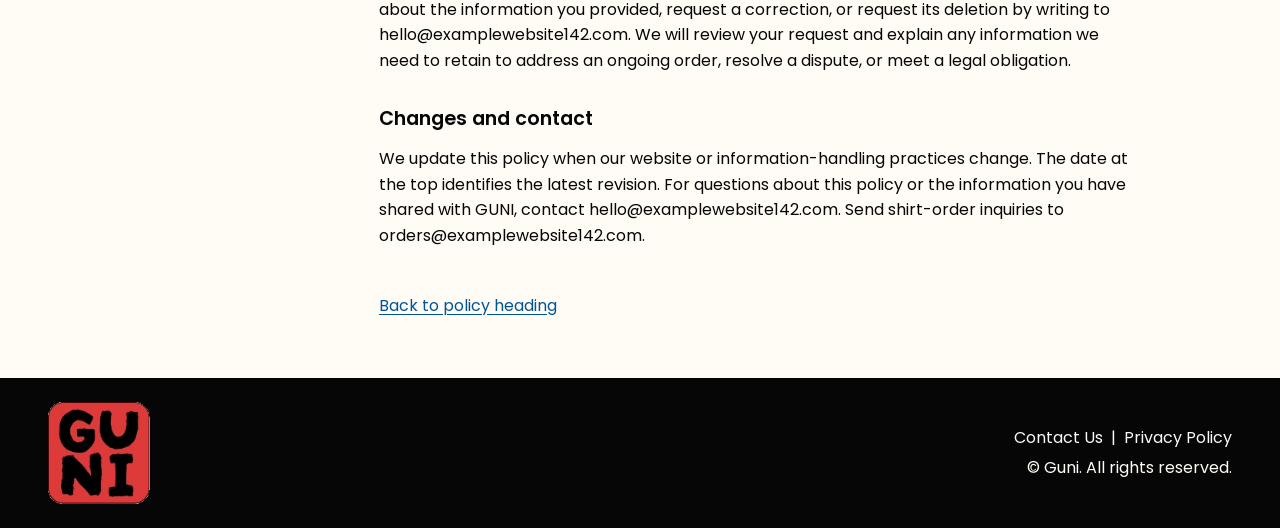
<file: privacy.html>
<!DOCTYPE html>

<html lang="en"><head>
<meta charset="utf-8"/>
<meta content="width=device-width, initial-scale=1.0" name="viewport"/>
<title>Privacy Policy | GUNI</title>
<meta content="How GUNI uses information supplied for shirt inquiries and order requests." name="description"/>
<!--Bootstrap CSS-->
<link crossorigin="anonymous" href="https://cdn.jsdelivr.net/npm/bootstrap@5.3.9/dist/css/bootstrap.min.css" integrity="sha384-yEPZ7jP9S0QKiUQ0m3jjsO4ProIW7wvR9gXkI7JOGa2XVsw53Yke2bsdkBbjmmiX" rel="stylesheet"/>
<!--Google Fonts-->
<link href="https://fonts.googleapis.com" rel="preconnect"/>
<link crossorigin="" href="https://fonts.gstatic.com" rel="preconnect"/>
<link href="https://fonts.googleapis.com/css2?family=Poppins:wght@400;500;600;700&amp;family=Righteous&amp;display=swap" rel="stylesheet"/>
<!--Custom CSS-->

<link href="css/styles.css" rel="stylesheet"/></head><body class="privacy-page"><a class="privacy-skip" href="#main-content">Skip to privacy policy</a><header><nav class="navbar navbar-expand-md site-navbar">
<div class="container-fluid">
<!--Branding Logo-->
<a aria-label="Guni home" class="navbar-brand" href="index.html">
<img alt="Guni Store logo" class="logo-primary" src="images/logo-primary.png"/>
</a>
<!--Bootstrap’s hamburger-button styling-->
<button aria-controls="mainNav" aria-expanded="false" aria-label="Toggle navigation" class="navbar-toggler" data-bs-target="#mainNav" data-bs-toggle="collapse" type="button">
<span class="navbar-toggler-icon"></span>
</button>
<div class="collapse navbar-collapse" id="mainNav">
<ul class="navbar-nav ms-auto">
<!-- The navigation links -->
<li class="nav-item"><a class="nav-link" href="index.html">Home</a></li>
<li class="nav-item"><a class="nav-link" href="shop.html">Shop</a></li>

<li class="nav-item"><a class="nav-link" href="contact.html">Contact</a></li>
</ul>
</div>
</div>
</nav></header>
<main class="privacy-main" id="main-content" tabindex="-1"><div class="row g-4 g-lg-5"><div class="col-12 col-md-3"><nav aria-label="Policy sections" class="privacy-index"><h2>Shortlist</h2><ul><li><a href="#information">Information we collect</a></li><li><a href="#use">How we use your information</a></li><li><a href="#email">Contact and order emails</a></li><li><a href="#sharing">Sharing your information</a></li><li><a href="#services">Website services</a></li><li><a href="#retention">Keeping and protecting correspondence</a></li><li><a href="#choices">Your choices and requests</a></li><li><a href="#contact">Changes and contact</a></li></ul></nav></div><article aria-labelledby="policy-title" class="col-12 col-md-9 privacy-article"><h1 id="policy-title">Privacy Policy</h1><p class="privacy-date">Last updated: <time datetime="2026-11-18">18 November 2026</time></p><p>GUNI uses the information you share with us to respond to shirt inquiries and handle order requests. This policy explains what information is involved, how it is used, and how you can contact us about it. It applies to this website and to correspondence you send through its inquiry and order functions.</p><section aria-labelledby="information-heading" id="information"><h2 id="information-heading">Information we collect</h2><p>When you contact GUNI or make an order inquiry, we receive the information you choose to send, including your name, email address, message, and selected shirt details. These details may include the design, size, and quantity you want to order. Keep your message relevant to the inquiry and leave out passwords, identification documents, and payment-card information.</p></section><section aria-labelledby="use-heading" id="use"><h2 id="use-heading">How we use your information</h2><p>We use your information to answer questions about our shirts, clarify order details, and communicate with you about your request. Information you provide for an inquiry or order is used for that purpose. Any use beyond handling your request requires a separate explanation and, where required, your permission.</p></section><section aria-labelledby="email-heading" id="email"><h2 id="email-heading">Contact and order emails</h2><p>Our inquiry and order forms prepare a message in your email application. You can review the recipient, subject, and contents before sending it. GUNI receives the message when you send it through your email service; preparing a draft alone does not place or confirm an order. Further correspondence may be needed to confirm the selected items and other order arrangements.</p></section><section aria-labelledby="sharing-heading" id="sharing"><h2 id="sharing-heading">Sharing your information</h2><p>GUNI does not sell customer information or share inquiry details for unrelated advertising. Access to correspondence is limited to those handling your request. Email and website service providers process information as part of delivering their services, under their own privacy policies. If completing your request requires sharing additional information with another party, we will explain what is needed before proceeding, except where disclosure is required by law.</p></section><section aria-labelledby="services-heading" id="services"><h2 id="services-heading">Website services</h2><p>This website uses Bootstrap resources delivered through jsDelivr and typography supplied by Google Fonts. Loading these resources connects your browser to those services, which may receive technical information associated with the request, such as your IP address. Their handling of that information is governed by their respective privacy policies. External websites linked from GUNI also operate under their own policies.</p></section><section aria-labelledby="retention-heading" id="retention"><h2 id="retention-heading">Keeping and protecting correspondence</h2><p>We retain inquiry and order correspondence for as long as it is needed to handle the request, resolve related concerns, and meet applicable recordkeeping obligations. Access is restricted to people who need the information for those purposes. We take reasonable care in handling correspondence, while recognizing that email and internet transmission carry security risks.</p></section><section aria-labelledby="choices-heading" id="choices"><h2 id="choices-heading">Your choices and requests</h2><p>You can browse our shirt selections without sending an inquiry. Before sending an email, you can change the information in the draft or discard it. If you have already contacted us, you may ask about the information you provided, request a correction, or request its deletion by writing to hello@examplewebsite142.com. We will review your request and explain any information we need to retain to address an ongoing order, resolve a dispute, or meet a legal obligation.</p></section><section aria-labelledby="contact-heading" id="contact"><h2 id="contact-heading">Changes and contact</h2><p>We update this policy when our website or information-handling practices change. The date at the top identifies the latest revision. For questions about this policy or the information you have shared with GUNI, contact hello@examplewebsite142.com. Send shirt-order inquiries to orders@examplewebsite142.com.</p></section><a class="privacy-back" href="#policy-title">Back to policy heading</a></article></div></main><footer class="site-footer py-4">
<div class="container-fluid"><div class="row gx-0 align-items-center gy-3">
<div class="col-12 col-md-4 text-start"><a aria-label="Guni home" class="d-inline-block" href="index.html"><img alt="Guni Store logo" class="logo-secondary" src="images/logo-secondary.png"/></a></div>
<div class="col-12 col-md-8 privacy-footer-details">
<ul class="privacy-footer-links"><li><a class="link-light" href="contact.html">Contact Us</a></li><li aria-hidden="true">|</li><li><a aria-current="page" class="link-light" href="privacy.html">Privacy Policy</a></li></ul>
<p class="text-caption privacy-footer-copyright">© Guni. All rights reserved.</p>
</div></div></div></footer><script crossorigin="anonymous" integrity="sha384-WyOxWvTyr1QaMPfiPJSv76iReVthorl5uWlFtZPyK0IEB0hGzo9y5Bp9mYanr8Bu" src="https://cdn.jsdelivr.net/npm/bootstrap@5.3.9/dist/js/bootstrap.bundle.min.js"></script></body></html>
</file>
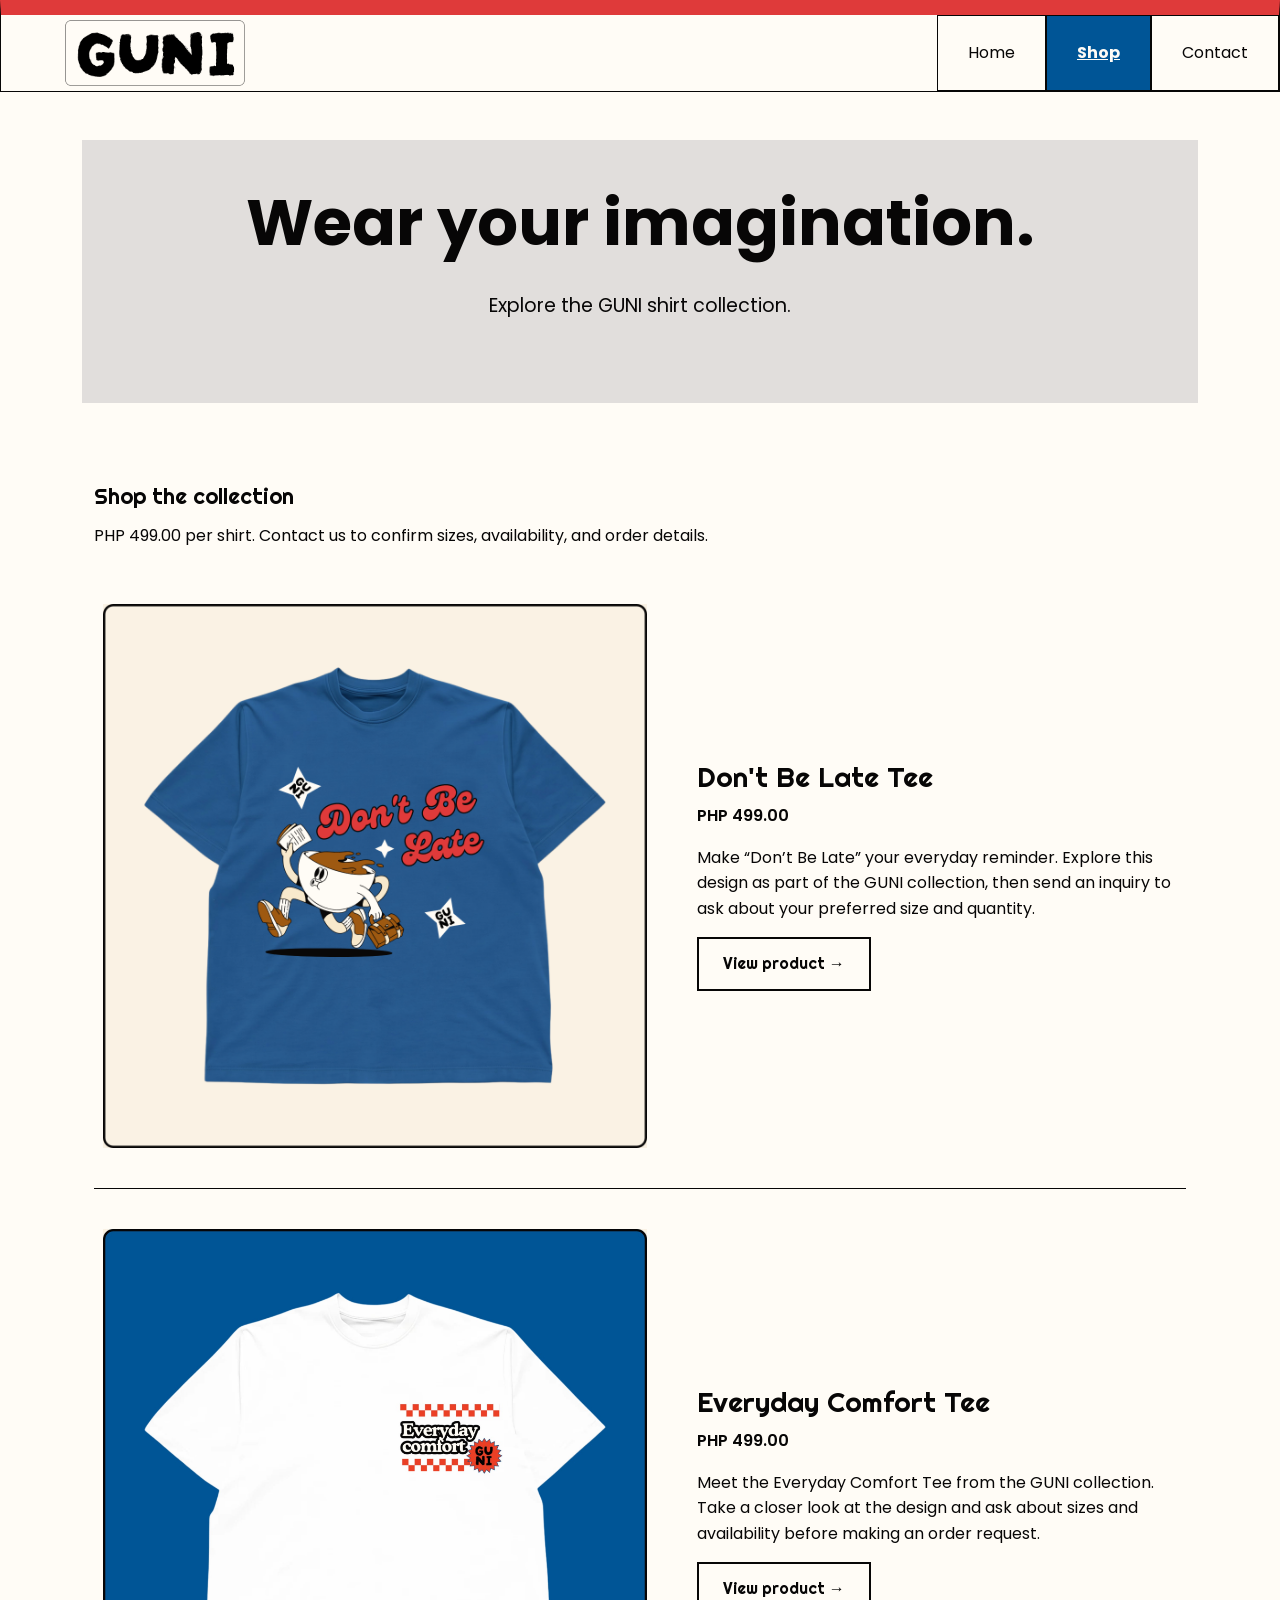
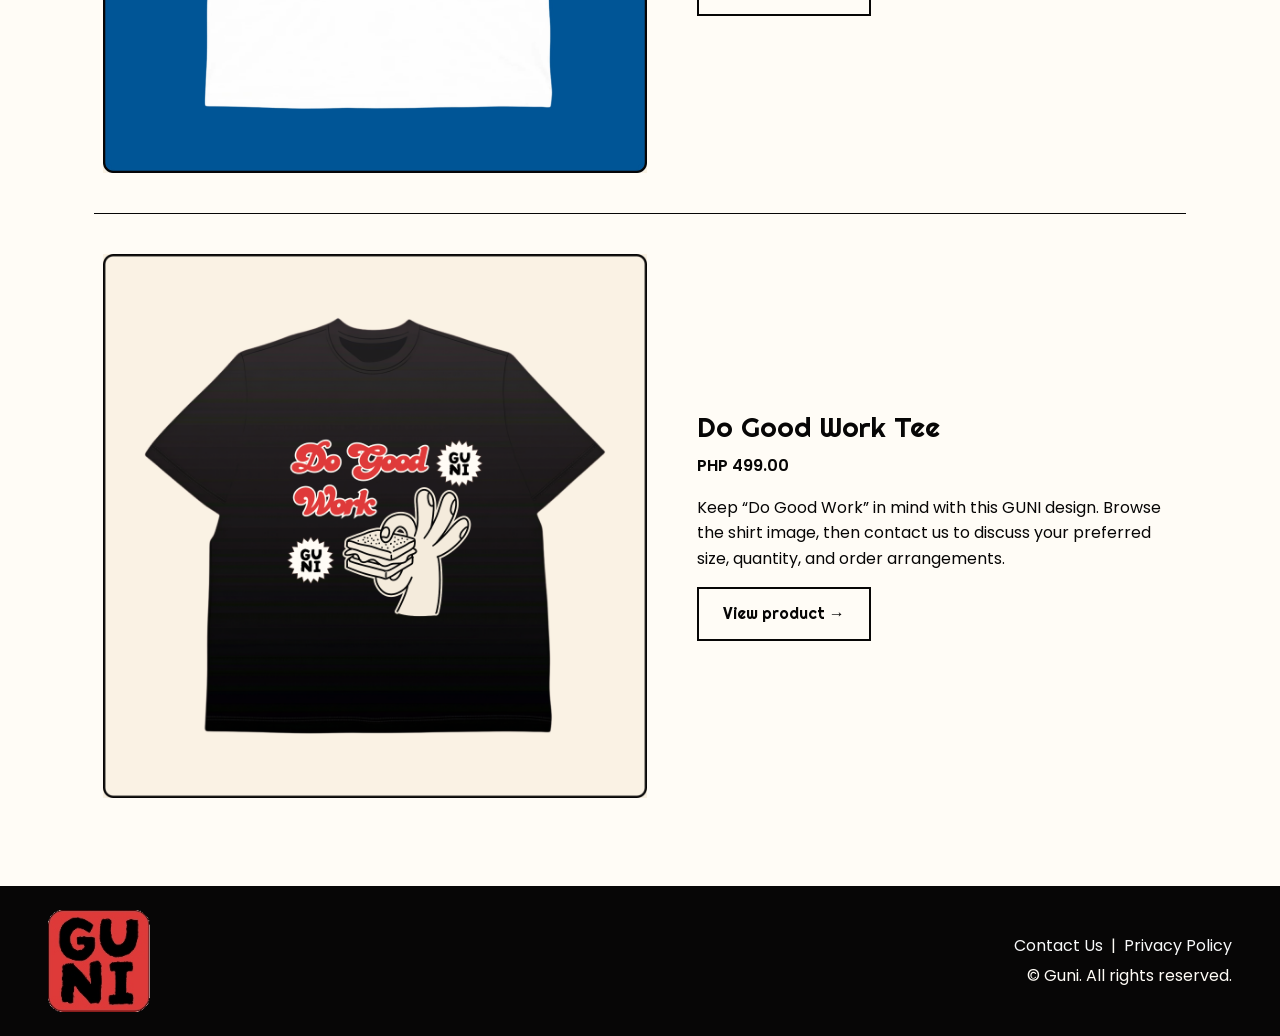
<file: shop.html>
<!DOCTYPE html>
<html lang="en">
 <head>
  <meta charset="utf-8"/>
  <meta content="width=device-width, initial-scale=1.0" name="viewport"/>
  <title>
   Shop | GUNI
  </title>
  <meta content="n/a." name="description"/>
  <link crossorigin="anonymous" href="https://cdn.jsdelivr.net/npm/bootstrap@5.3.9/dist/css/bootstrap.min.css" integrity="sha384-yEPZ7jP9S0QKiUQ0m3jjsO4ProIW7wvR9gXkI7JOGa2XVsw53Yke2bsdkBbjmmiX" rel="stylesheet"/>
  <link href="https://fonts.googleapis.com" rel="preconnect"/>
  <link crossorigin="" href="https://fonts.gstatic.com" rel="preconnect"/>
  <link href="https://fonts.googleapis.com/css2?family=Poppins:wght@400;500;600;700&amp;family=Righteous&amp;display=swap" rel="stylesheet"/>
  <link href="css/styles.css" rel="stylesheet"/>
 </head>
 <body class="shop-page">
  <a class="shop-skip" href="#main-content">
   Skip to shirt collection
  </a>
  <nav class="navbar navbar-expand-md site-navbar">
   <div class="container-fluid">
    <a aria-label="Guni home" class="navbar-brand" href="index.html">
     <img alt="Guni Store logo" class="logo-primary" src="images/logo-primary.png"/>
    </a>
    <button aria-controls="mainNav" aria-expanded="false" aria-label="Toggle navigation" class="navbar-toggler" data-bs-target="#mainNav" data-bs-toggle="collapse" type="button">
     <span class="navbar-toggler-icon">
     </span>
    </button>
    <div class="collapse navbar-collapse" id="mainNav">
     <ul class="navbar-nav ms-auto">
      <li class="nav-item">
       <a class="nav-link" href="index.html">
        Home
       </a>
      </li>
      <li class="nav-item">
       <a aria-current="page" class="nav-link active" href="shop.html">
        Shop
       </a>
      </li>
      <li class="nav-item">
       <a class="nav-link" href="contact.html">
        Contact
       </a>
      </li>
     </ul>
    </div>
   </div>
  </nav>
  <header class="hero">
   <div class="container">
    <div class="hero-background p-5 my-5">
     <h1 class="hero-title">
      Wear your imagination.
     </h1>
     <p class="hero-description text-lg py-3 my-3">
      Explore the GUNI shirt collection.
     </p>
    </div>
   </div>
  </header>
  <main class="shop-main" id="main-content" tabindex="-1">
   <section aria-labelledby="collection-title" id="collection">
    <h2 id="collection-title">
     Shop the collection
    </h2>
    <p>
     PHP 499.00 per shirt. Contact us to confirm sizes, availability, and order details.
    </p>
    <article aria-labelledby="dont-be-late-title" class="shop-product" id="dont-be-late">
     <a href="dont-be-late-tee.html">
      <img alt="Front view of the GUNI Don't Be Late Tee" class="shop-product-image" loading="lazy" src="images/dont-be-late-tee.png"/>
     </a>
     <div class="shop-product-details">
      <h3 id="dont-be-late-title">
       Don't Be Late Tee
      </h3>
      <p class="shop-price">
       PHP 499.00
      </p>
      <p>
       Make “Don’t Be Late” your everyday reminder. Explore this design as part of the GUNI collection, then send an inquiry to ask about your preferred size and quantity.
      </p>
      <a aria-label="View product: Don't Be Late Tee" class="button-primary shop-inquiry" href="dont-be-late-tee.html">
       View product →
      </a>
     </div>
    </article>
    <article aria-labelledby="everyday-comfort-title" class="shop-product" id="everyday-comfort">
     <a href="everyday-comfort-tee.html">
      <img alt="Front view of the GUNI Everyday Comfort Tee" class="shop-product-image" loading="lazy" src="images/everyday-comfort-tee.png"/>
     </a>
     <div class="shop-product-details">
      <h3 id="everyday-comfort-title">
       Everyday Comfort Tee
      </h3>
      <p class="shop-price">
       PHP 499.00
      </p>
      <p>
       Meet the Everyday Comfort Tee from the GUNI collection. Take a closer look at the design and ask about sizes and availability before making an order request.
      </p>
      <a aria-label="View product: Everyday Comfort Tee" class="button-primary shop-inquiry" href="everyday-comfort-tee.html">
       View product →
      </a>
     </div>
    </article>
    <article aria-labelledby="do-good-work-title" class="shop-product" id="do-good-work">
     <a href="do-good-work-tee.html">
      <img alt="Front view of the GUNI Do Good Work Tee" class="shop-product-image" loading="lazy" src="images/do-good-work-tee.png"/>
     </a>
     <div class="shop-product-details">
      <h3 id="do-good-work-title">
       Do Good Work Tee
      </h3>
      <p class="shop-price">
       PHP 499.00
      </p>
      <p>
       Keep “Do Good Work” in mind with this GUNI design. Browse the shirt image, then contact us to discuss your preferred size, quantity, and order arrangements.
      </p>
      <a aria-label="View product: Do Good Work Tee" class="button-primary shop-inquiry" href="do-good-work-tee.html">
       View product →
      </a>
     </div>
    </article>
   </section>
  </main>
  <footer class="site-footer py-4">
   <div class="container-fluid">
    <div class="row gx-0 align-items-center gy-3">
     <div class="col-12 col-md-4 text-start">
      <a aria-label="Guni home" class="d-inline-block" href="index.html">
       <img alt="Guni Store logo" class="logo-secondary" src="images/logo-secondary.png"/>
      </a>
     </div>
     <div class="col-12 col-md-8 privacy-footer-details">
      <ul class="privacy-footer-links">
       <li>
        <a class="link-light" href="contact.html">
         Contact Us
        </a>
       </li>
       <li aria-hidden="true">
        |
       </li>
       <li>
        <a class="link-light" href="privacy.html">
         Privacy Policy
        </a>
       </li>
      </ul>
      <p class="text-caption privacy-footer-copyright">
       © Guni. All rights reserved.
      </p>
     </div>
    </div>
   </div>
  </footer>
  <script crossorigin="anonymous" integrity="sha384-WyOxWvTyr1QaMPfiPJSv76iReVthorl5uWlFtZPyK0IEB0hGzo9y5Bp9mYanr8Bu" src="https://cdn.jsdelivr.net/npm/bootstrap@5.3.9/dist/js/bootstrap.bundle.min.js">
  </script>
 </body>
</html>
</file>
<file: css/styles.css>
/*
  ============================================================
  GUNI PAGES
  CSS Stylesheet
  ============================================================
*/

/* 1. VARIABLES */
:root {
  --primary: #005596; /* Standing Waters; 7.48:1 contrast on #FFFCF6 */
  --primary-light: rgba(0, 86, 152, 0.7);
  --text-dark: #070606; /* 19.76:1 contrast on #FFFCF6 */
  --text-light: #FFFCF6;
  --muted: #cccaca95; /* translucent panel background; do not use for text on cream */
  --background: #FFFCF6;
  --background-dark: #070606;
  --border: #070606;
  --error: #DF3A3A; /* invalid-field borders; not normal-size error text */
  --accent: #DF3A3A;
  --font-primary: 'Poppins', sans-serif;
  --font-accent: 'Righteous', sans-serif;
}

/* 2. RESET AND BASE */
body {
  margin: 0;
  font-family: var(--font-primary);
  font-size: 1rem;
  line-height: 1.6;
  color: var(--text-dark);
  background: var(--background);
  font-family: 'Poppins', sans-serif;
}
h1, h2 { line-height: 1.25; margin: 0 0 0.75rem; }
h1 { font-size: 2rem; font-family: var(--font-primary); }
h2 { font-size: 1.375rem; font-family: var(--font-accent); }
p { margin: 0 0 1rem; }
.text-lg { font-size: clamp(1.125rem, 1.5vw, 1.375rem); line-height: 1.7; }
.text-xl { font-size: clamp(1.375rem, 2vw, 1.75rem); line-height: 1.5; }
a:focus-visible,
button:focus-visible,
input:focus-visible,
select:focus-visible,
textarea:focus-visible {
  outline: 3px solid var(--primary);
  outline-offset: 2px;
}
.site-header a:focus-visible { outline-color: var(--background); }

/* 3. HEADER AND NAVIGATION */
.site-navbar {
  --bs-navbar-padding-y: 0;
  background: var(--background);
  border: 1px solid var(--border);
  border-top: 15px solid var(--accent);
}
.site-navbar .navbar-collapse { align-self: stretch; align-items: stretch; }
.site-navbar .container-fluid { padding: 0rem; }
.site-navbar .logo-primary { margin: 0 0 0 2rem; }
.site-navbar .navbar-nav .nav-link {
  display: flex;
  align-items: center;
  justify-content: center;
  height: 100%;
  padding: 20px 30px;
  color: var(--text-dark);
  border: 1px solid var(--border);
}
.site-navbar .navbar-nav .nav-link.active,
.site-navbar .navbar-nav .nav-link[aria-current="page"] {
  color: var(--text-light);
  background-color: var(--primary);
  text-decoration: underline;
  font-weight:bold;
}
.site-navbar .navbar-nav .nav-link:not(.active):not([aria-current="page"]):hover {
  color: var(--text-dark);
  background-color: var(--primary-light);
  text-decoration: underline;
}
.site-name { margin: 0; font-size: 1.25rem; font-weight: bold; }
.site-navbar .navbar-toggler { border: 1px solid var(--border); margin-right: 1rem; }
.logo-primary {
  max-width: 180px;
  height: auto;
  margin-top: -1rem;
  margin-bottom: -1.5rem;
  margin-left: -2rem;
}

/* 4. HOME PAGE */
main { max-width: 64rem; margin: 0 auto; padding: 1.5rem 1rem; }
.intro { color: var(--muted); }
.page-layout { display: flex; flex-direction: column; gap: 2rem; }
.hero-background { padding: 0.5rem; background-color: var(--muted); }
.hero-title {
  font-size: clamp(2.5rem, 5vw, 5rem);
  font-weight: 700;
  line-height: 1.1;
  text-align: left;
}
.hero-description { text-align: left; }
.hero-cta { display: block; width: fit-content; margin: 0; }
.link-bold { color: var(--text-dark); font-weight: bold; }
@media (max-width: 47.99em) {
  .product-card { margin-left: 2rem; }
}
.about-section { margin-top: 7rem; padding: 2rem; background-color: var(--muted); }

/* 5. THE FORM */
.form-group { margin-bottom: 1.25rem; }
label { display: block; margin-bottom: 0.25rem; font-weight: bold; }
.required { font-weight: normal; color: var(--muted); }
.hint { margin-bottom: 0.5rem; font-size: 0.9rem; color: var(--muted); }
input,
select,
textarea {
  display: block;
  width: 100%;
  padding: 0.75rem;
  font: inherit;
  color: var(--text-dark);
  background: #FFFFFF;
  border: 1px solid var(--border);
  border-radius: var(--radius);
}
textarea { resize: vertical; }
input:user-invalid,
select:user-invalid,
textarea:user-invalid { border-color: var(--error); }

/* 6. BUTTONS */
.button {
  display: inline-block;
  padding: 0.75rem 1.5rem;
  color: #FFFFFF;
  background: var(--primary);
  border: 2px solid var(--primary);
  border-radius: var(--radius);
  cursor: pointer;
}
.button-primary {
  padding: 0.75rem 1.5rem;
  font-family: var(--font-accent);
  color: var(--text-dark);
  border: 2px solid var(--border);
  border-radius: var(--radius);
  cursor: pointer;
}
.button-primary:hover {
  color: var(--text-light);
  background-color: var(--primary);
  border-color: var(--primary);
}

/* 7. CONTACT DETAILS */
.contact-info { padding: 1rem 1.25rem; background: var(--muted); border-radius: var(--radius); }
address { font-style: normal; }
.contact-page main h1 {
  font-family: var(--font-accent);
  font-size: clamp(2rem, 3vw, 2.5rem);
}
.contact-page .contact-info h2 {
  font-family: var(--font-primary);
  font-size: 1.2rem;
  font-weight: 600;
  line-height: 1.5;
}
.form-error {
  color: #8b0000;
  font-weight: 600;
}
.contact-page #contact-fallback summary {
  text-decoration: underline;
  text-underline-offset: 0.15em;
}

/* 8. FOOTER */
.site-footer,
footer.site-footer { color: var(--text-light); background-color: var(--background-dark); }
.site-footer .link-light { text-decoration: none; }
.site-footer .link-light:hover,
.site-footer .link-light:focus-visible { text-decoration: underline; }
.site-footer .container-fluid { padding: 0; }
.logo-secondary { width: clamp(5rem, 12vw, 11.25rem); max-width: 60%; height: auto; margin-left: 1rem; }

/* 9. LARGER SCREENS */
@media (min-width: 48em) {
  .hero-title,
  .hero-description { text-align: center; }
  .hero-cta { margin-inline: auto; }
  .site-header {
    flex-direction: row;
    justify-content: space-between;
    align-items: center;
    padding: 1rem 2rem;
  }
  .site-navbar .container-fluid { padding: 0 2rem; }
  .site-footer .container-fluid { padding: 0 2rem; }
  .site-navbar .navbar-collapse { margin-right: -2rem; }
  .page-layout { flex-direction: row; align-items: flex-start; }
  .contact-form { flex: 2; }
  .contact-info { flex: 1; }
}

/* 10. REDUCED MOTION */
@media (prefers-reduced-motion: reduce) {
  * { transition: none !important; animation: none !important; }
}

/* Merged Privacy layout. */
.privacy-page { min-height:100vh; display:flex; flex-direction:column; }
.privacy-page .privacy-main { width:100%; max-width:1140px; margin-inline:auto; padding:2.5rem 1.5rem 3rem; flex:1; }
.privacy-page .privacy-article { min-width:0; overflow-wrap:anywhere; }
.privacy-page .privacy-article > p,.privacy-page .privacy-article section { max-width:75ch; }
.privacy-page .privacy-article h1 { font-family:var(--font-accent); font-size:clamp(2rem,3vw,2.5rem); margin-bottom:1rem; }
.privacy-page .privacy-date { font-size:.875rem; margin-bottom:1.5rem; }
.privacy-page .privacy-article section { margin-top:2rem; scroll-margin-top:1.5rem; }
.privacy-page .privacy-article h2 { font-family:var(--font-primary); font-size:1.2rem; font-weight:600; line-height:1.5; margin-bottom:.75rem; }
.privacy-page .privacy-index { position:sticky; top:1.5rem; }
.privacy-page .privacy-index h2 { font-family:var(--font-primary); font-size:1rem; font-weight:600; background:#e8e6e1; padding:.6rem 1rem; }
.privacy-page .privacy-index ul { list-style:none; margin:0; padding:0; }
.privacy-page .privacy-index a { display:block; padding:.5rem; font-size:.9rem; }
.privacy-page .privacy-main a { color:var(--primary); text-underline-offset:.2em; }
.privacy-page .privacy-back { display:inline-block; padding:.75rem 0; margin-top:1rem; }
.privacy-page .privacy-skip { position:absolute; z-index:1100; top:.5rem; left:.5rem; transform:translateY(-200%); background:var(--background); color:var(--primary); padding:.75rem 1rem; }
.privacy-page .privacy-skip:focus { transform:translateY(0); }
.privacy-page #policy-title { scroll-margin-top:1.5rem; }
.privacy-page .site-navbar a:focus-visible { outline:3px solid var(--primary); outline-offset:-4px; }
.privacy-page .site-footer a:focus-visible { outline:3px solid var(--text-light); outline-offset:3px; }
@media(max-width:767.98px) {
  .privacy-page .privacy-index { position:static; }
  .privacy-page .privacy-main { padding:1.5rem 1rem 2.5rem; }
}
@media print {
  .privacy-page > header,.privacy-page .site-footer,.privacy-page .privacy-index,.privacy-page .privacy-skip,.privacy-page .privacy-back { display:none!important; }
  .privacy-page { display:block; min-height:0; }
  .privacy-page .privacy-main { padding:0; max-width:none; }
  .privacy-page .privacy-article { width:100%; }
}

/* Shared navigation hover and current-page states. */
.site-navbar .navbar-nav .nav-link:hover,
.site-navbar .navbar-nav .nav-link:focus-visible,
.site-navbar .navbar-nav .nav-link.active,
.site-navbar .navbar-nav .nav-link[aria-current="page"] {
  color:var(--text-light); background-color:var(--primary); text-decoration:underline;
}
.privacy-page .site-navbar .navbar-nav .nav-link:focus-visible {
  outline:3px solid var(--text-light); outline-offset:-4px;
}
.site-footer a[aria-current="page"]:not(:hover):not(:focus-visible) { text-decoration:none; }

/* Privacy footer: no strip; both lines share the same right edge. */
body.privacy-page { padding-bottom:0; }
.site-footer .privacy-footer-details { text-align:right; padding-inline:1rem; }
.site-footer .privacy-footer-links {
  list-style:none; display:flex; flex-wrap:wrap; align-items:center;
  justify-content:flex-end; gap:.5rem; padding:0; margin:0 0 .25rem;
}
.site-footer .privacy-footer-copyright { margin:0; padding:0; text-align:right; }

/* Shared keyboard focus. */
.site-navbar .navbar-nav .nav-link:focus-visible { outline:3px solid var(--text-light); outline-offset:-4px; }
.site-footer a:focus-visible { outline:3px solid var(--text-light); outline-offset:3px; }

/* Shop-only layout: larger images without changing homepage cards. */
.shop-page { min-height:100vh; display:flex; flex-direction:column; padding-bottom:0; }
.shop-page .shop-main { width:100%; max-width:1140px; flex:1; padding:2rem 1.5rem 3rem; margin-inline:auto; }
.shop-page .shop-main h2,.shop-page .shop-main h3 { font-family:var(--font-accent); }
.shop-page .shop-product { display:grid; grid-template-columns:minmax(0,1.15fr) minmax(0,1fr); gap:2.5rem; align-items:center; padding:2.5rem 0; border-bottom:1px solid var(--border); }
.shop-page .shop-product:last-child { border-bottom:0; }
.shop-page .shop-product-image { display:block; width:100%; height:auto; max-height:34rem; object-fit:contain; }
.shop-page .shop-product-details { min-width:0; overflow-wrap:anywhere; }
.shop-page .shop-price { font-weight:600; }
.shop-page .shop-inquiry { display:inline-block; text-decoration:none; }
.shop-page .shop-inquiry:focus-visible { outline:3px solid var(--primary); outline-offset:4px; }
.shop-page .shop-skip { position:absolute; top:.5rem; left:.5rem; z-index:1100; transform:translateY(-200%); background:var(--background); padding:.75rem 1rem; }
.shop-page .shop-skip:focus { transform:translateY(0); }

/* Product names use the brand's Righteous display font. */
.product-name,
.shop-page .shop-product-details h3,
.product-info h1,
.product-page .product-info h1 {
  font-family:var(--font-accent);
}

/* Everyday Comfort Tee product images */
.product-card .product-image {
  width:100%;
  aspect-ratio:1 / 1;
  overflow:hidden;
  background:var(--background);
}
.product-card .product-image img,
.everyday-product-image,
.product-gallery .product-image img {
  display:block;
  width:100%;
  height:100%;
  max-height:36rem;
  object-fit:contain;
}
.product-card .product-image img { aspect-ratio:1 / 1; }
.everyday-product-image { height:auto; max-width:32rem; margin-inline:auto; }
.tee-product-image {
  display:block;
  width:100%;
  height:auto;
  max-width:32rem;
  max-height:36rem;
  margin-inline:auto;
  object-fit:contain;
}
.product-gallery { max-width:32rem; margin-inline:auto; }
.product-gallery .product-image { width:100%; aspect-ratio:1 / 1; overflow:hidden; background:var(--background); }
.thumbnail-list { display:flex; flex-wrap:wrap; gap:.5rem; margin-top:.75rem; }
.thumbnail { width:5rem; padding:.25rem; border:1px solid var(--border); background:var(--background); }
.thumbnail img { display:block; width:100%; aspect-ratio:1 / 1; object-fit:contain; }
.shop-page #collection { scroll-margin-top:1.5rem; }
@media(max-width:767.98px) {
  .shop-page .shop-product { grid-template-columns:1fr; gap:1.5rem; }
  .shop-page .shop-main { padding:1.5rem 1rem 2.5rem; }
}

/* Accessible supporting text; preserves existing muted panel backgrounds. */
.intro,
.required,
.hint {
  color: #595959;
}
/* Make size options equal-sized 48px targets for consistent selection. */
#order-form .btn-check + .btn {
  display: inline-flex;
  align-items: center;
  justify-content: center;
  width: 3rem;
  height: 3rem;
  padding: 0;
}
/* Product size selection: visible cue in addition to color. */
#order-form .btn-check:checked + .btn {
  text-decoration: underline;
  text-decoration-thickness: 3px;
  text-underline-offset: 0.2em;
  font-weight: 700;
}
/* Emphasizes the draft & manual instructions after "Order Now" is submitted. */
#order-form #order-fallback.order-fallback-highlight {
  margin-top: 1rem;
  padding: 1rem;
  border: 2px solid var(--primary);
  border-radius: var(--radius);
  background: #fff4cc;
}
#order-form #order-fallback.order-fallback-highlight summary {
  font-weight: 700;
}
/* Shared footer links: minimum clickable target dimensions. */
.site-footer .privacy-footer-links a {
  display: inline-flex;
  align-items: center;
  min-width: 24px;
  min-height: 24px;
}
/* Home product text links: minimum clickable target dimensions. */
.product-card a.link-bold {
  display: inline-flex;
  align-items: center;
  min-width: 24px;
  min-height: 24px;
}
/* Clear, high-contrast focus indicator for form fields */
.form-control:focus,
.form-select:focus {
  border-color: #005596;
  outline: 3px solid #005596;
  outline-offset: 2px;
  box-shadow: none;
}
</file>
